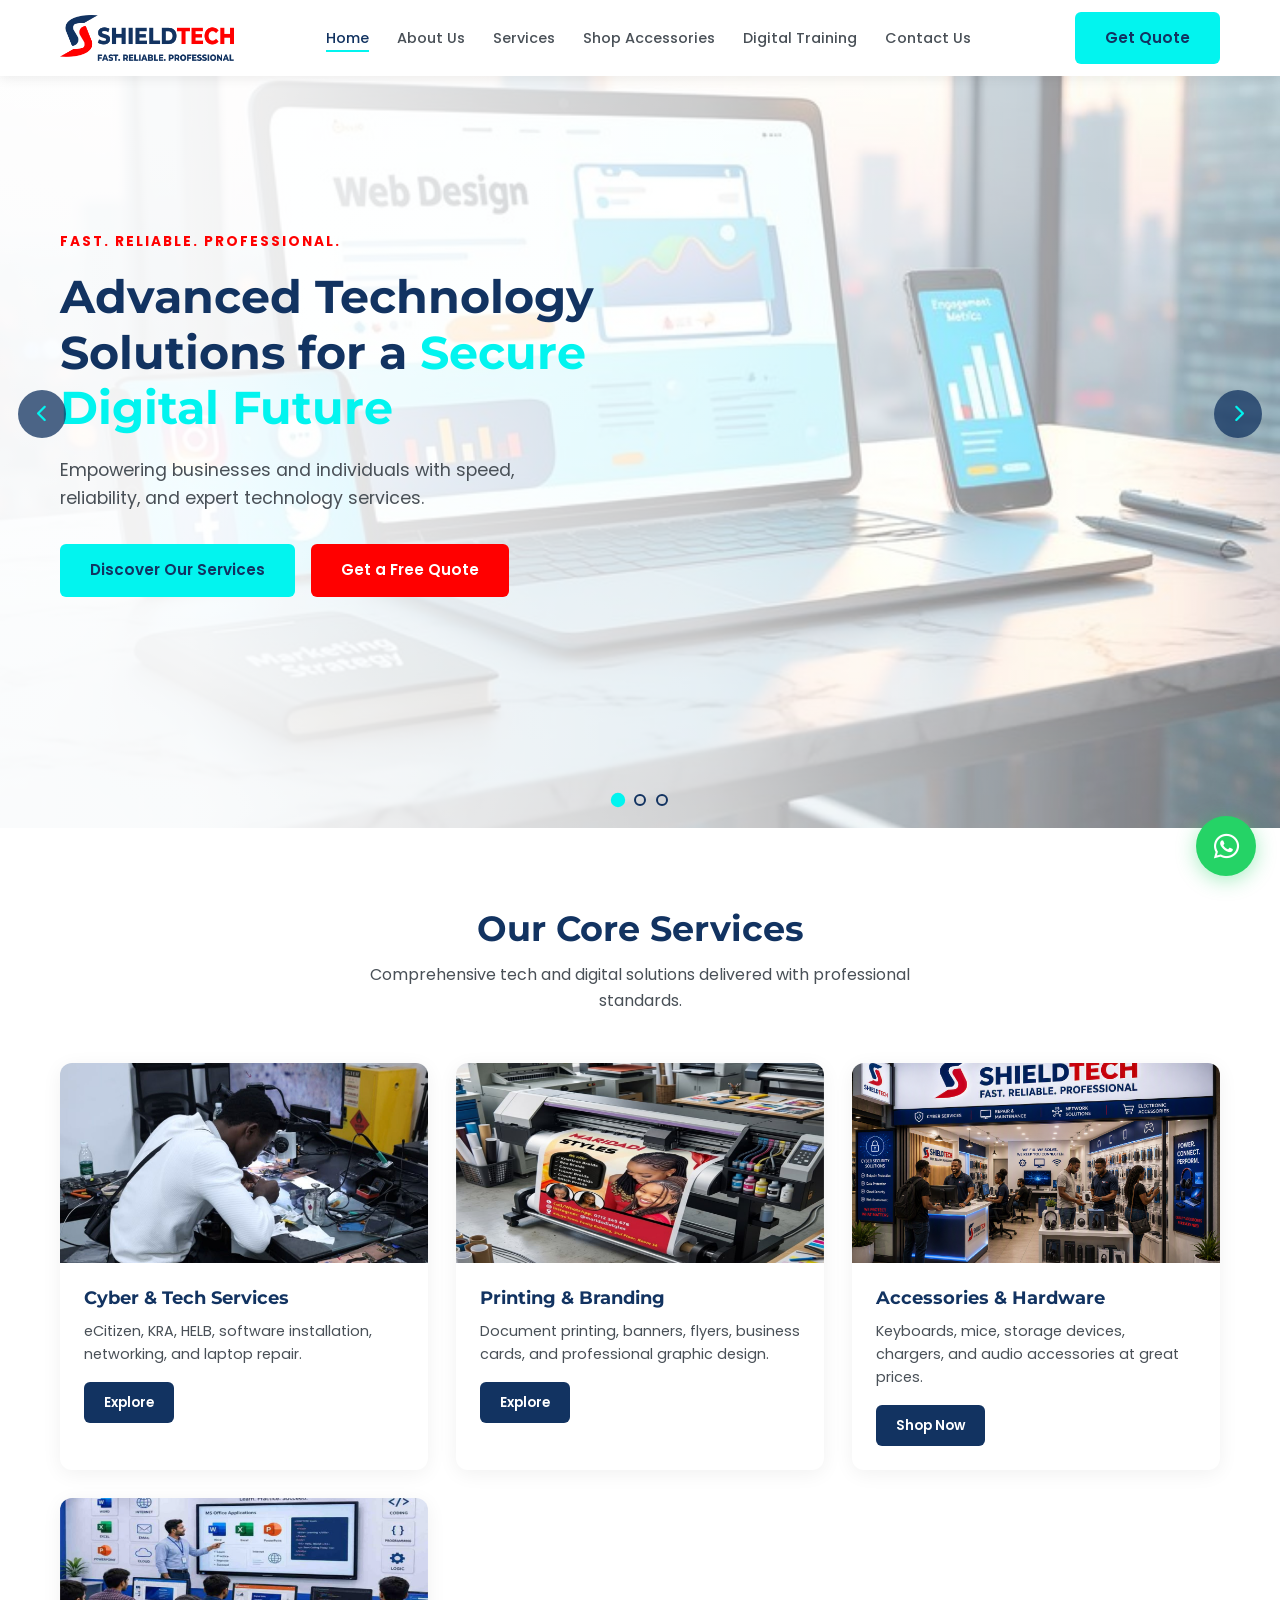
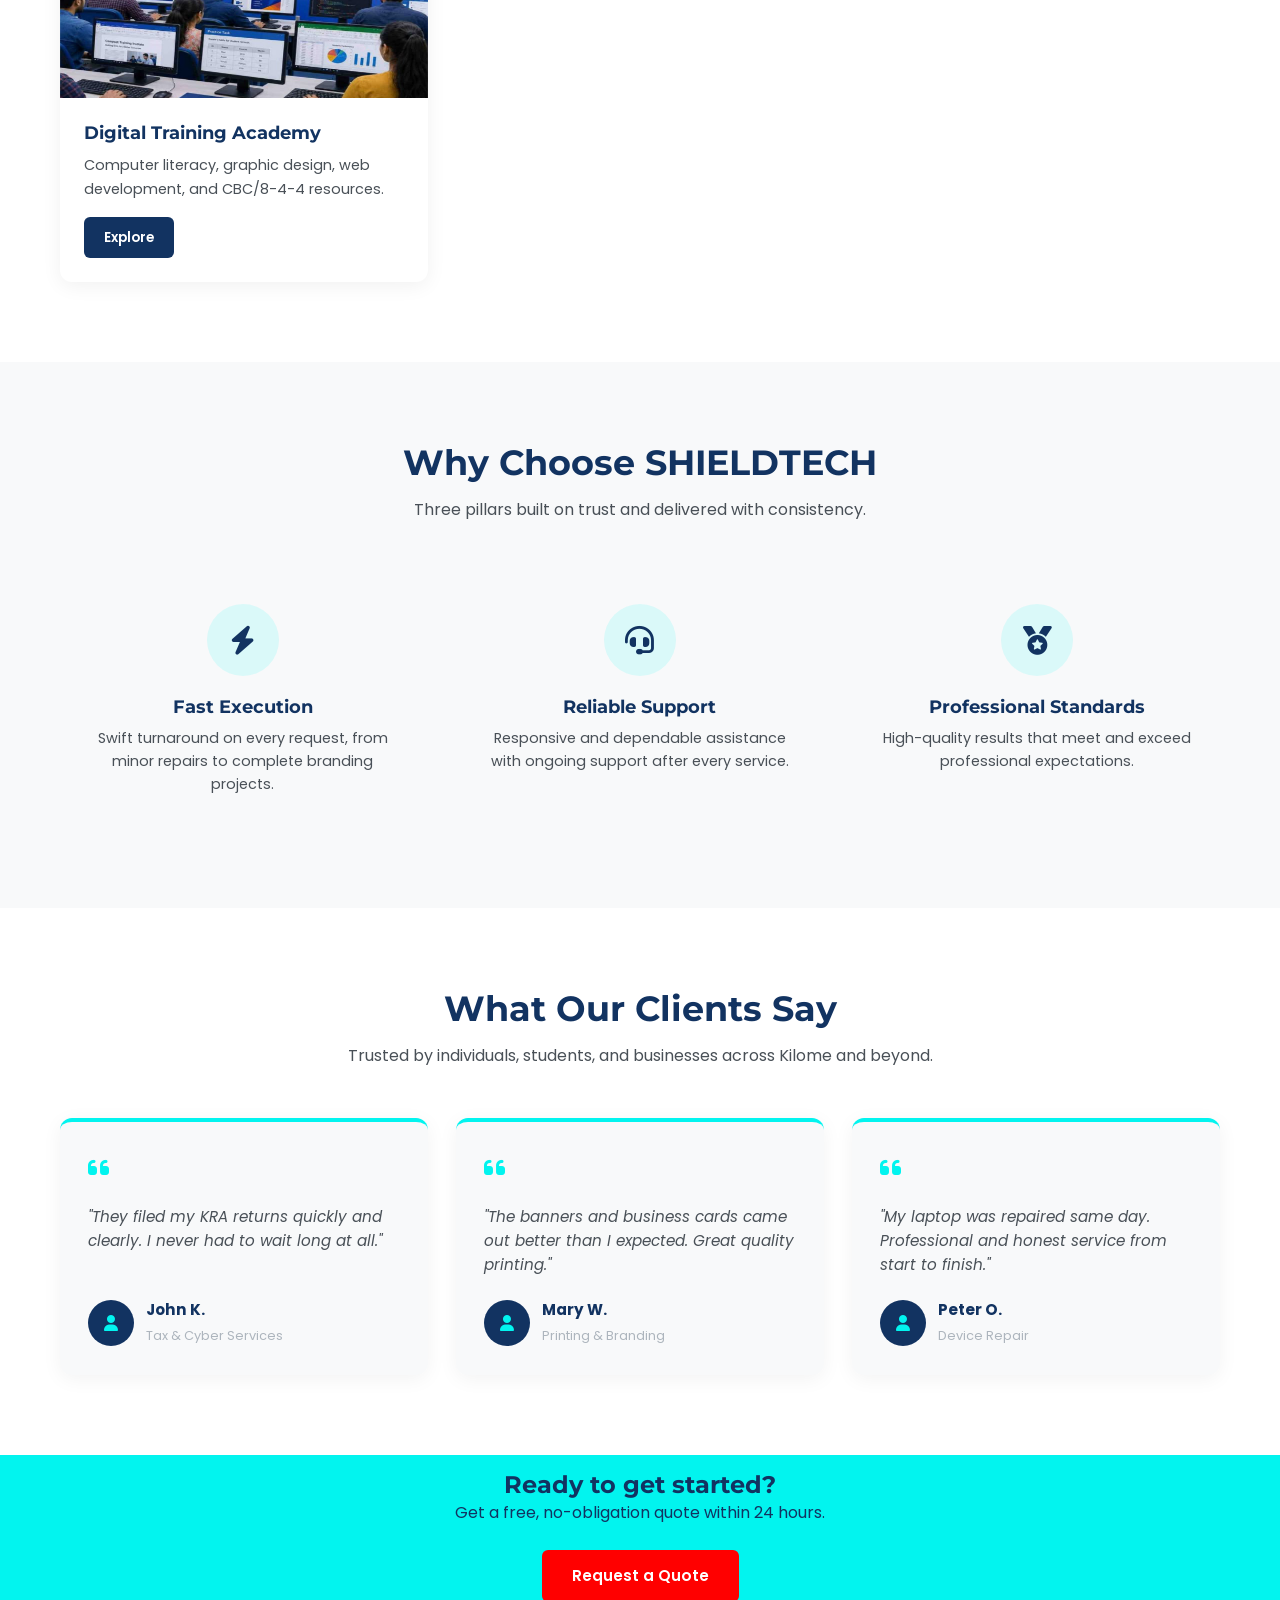
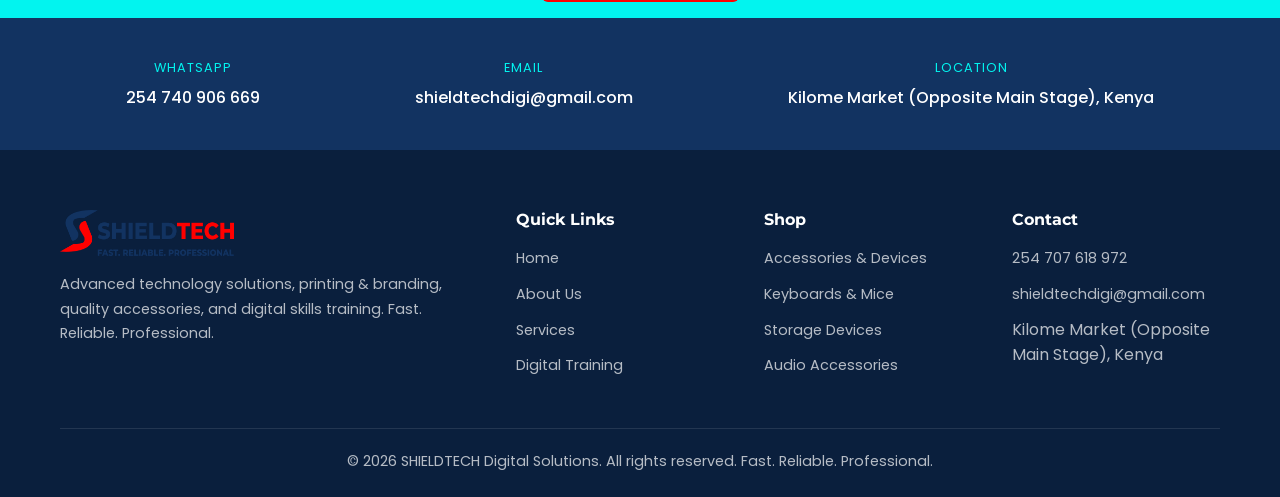
<file: index.html>
<!DOCTYPE html>
<html lang="en">
<head>
  <meta charset="UTF-8">
  <meta name="viewport" content="width=device-width, initial-scale=1.0">
  <title>SHIELDTECH | Fast. Reliable. Professional.</title>
  <meta name="description" content="Advanced technology solutions for a secure digital future. Cyber & tech services, printing & branding, accessories, and digital training in Kilome, Kenya.">
  <link rel="icon" type="image/svg+xml" href="favicon.svg">
  <script src="https://identity.netlify.com/v1/netlify-identity-widget.js"></script>
  <meta property="og:type" content="website">
  <meta property="og:site_name" content="SHIELDTECH">
  <meta property="og:title" content="SHIELDTECH | Fast. Reliable. Professional.">
  <meta property="og:description" content="Cyber & tech services, printing & branding, quality accessories, and digital skills training in Kilome, Kenya.">
  <meta property="og:locale" content="en_KE">
  <link rel="stylesheet" href="css/styles.css">
  <link rel="stylesheet" href="https://cdnjs.cloudflare.com/ajax/libs/font-awesome/6.4.0/css/all.min.css">
  <script type="application/ld+json">
  {
    "@context": "https://schema.org",
    "@type": "LocalBusiness",
    "name": "SHIELDTECH Digital Solutions",
    "description": "Advanced technology solutions, cyber & tech services, printing & branding, quality accessories, and digital skills training.",
    "slogan": "Fast. Reliable. Professional.",
    "url": "",
    "telephone": "+254740906669",
    "email": "shieldtechdigi@gmail.com",
    "address": {
      "@type": "PostalAddress",
      "streetAddress": "Kilome Market (Opposite Main Stage)",
      "addressLocality": "Kilome",
      "addressCountry": "KE"
    },
    "priceRange": "KES",
    "openingHours": "Mo-Sa 08:00-18:00"
  }
  </script>
</head>
<body>

  <!-- Header -->
  <header class="header">
    <div class="header-inner">
      <a href="index.html" class="logo" data-img-slot="logo">
        <span class="logo-text">SHIELD<span>TECH</span></span>
      </a>
      <nav>
        <ul class="nav-links">
          <li><a href="index.html" class="active">Home</a></li>
          <li><a href="about.html">About Us</a></li>
          <li><a href="services.html">Services</a></li>
          <li><a href="shop.html">Shop Accessories</a></li>
          <li><a href="training.html">Digital Training</a></li>
          <li><a href="contact.html">Contact Us</a></li>
        </ul>
      </nav>
      <a href="contact.html" class="btn btn-cyan nav-cta">Get Quote</a>
      <button class="hamburger" aria-label="Open menu">
        <span></span><span></span><span></span>
      </button>
    </div>
  </header>

  <!-- Mobile Menu -->
  <div class="mobile-menu">
    <button class="mobile-close" aria-label="Close menu">&times;</button>
    <a href="index.html">Home</a>
    <a href="about.html">About Us</a>
    <a href="services.html">Services</a>
    <a href="shop.html">Shop Accessories</a>
    <a href="training.html">Digital Training</a>
    <a href="contact.html">Contact Us</a>
    <a href="contact.html" class="btn btn-cyan">Get Quote</a>
  </div>

  <!-- Hero -->
  <section class="hero" id="hero">
    <div class="hero-slider">
      <div class="hero-slide active d1">
        <div class="hero-slide-bg" data-img-slot="hero-1"><i class="fas fa-server"></i></div>
        <div class="hero-slide-overlay"></div>
        <div class="container">
          <div class="hero-content">
            <div class="eyebrow">Fast. Reliable. Professional.</div>
            <h1>Advanced Technology Solutions for a <span>Secure Digital Future</span></h1>
            <p>Empowering businesses and individuals with speed, reliability, and expert technology services.</p>
            <div class="hero-buttons">
              <a href="services.html" class="btn btn-cyan">Discover Our Services</a>
              <a href="contact.html" class="btn btn-red">Get a Free Quote</a>
            </div>
          </div>
        </div>
      </div>
      <div class="hero-slide d2">
        <div class="hero-slide-bg" data-img-slot="hero-2"><i class="fas fa-print"></i></div>
        <div class="hero-slide-overlay"></div>
        <div class="container">
          <div class="hero-content">
            <div class="eyebrow">Printing &amp; Branding</div>
            <h1>High-Quality Printing &amp; <span>Branding That Stands Out</span></h1>
            <p>From banners and business cards to full brand identities — we bring your ideas to life.</p>
            <div class="hero-buttons">
              <a href="services.html" class="btn btn-cyan">Explore Printing</a>
              <a href="contact.html" class="btn btn-red">Get a Free Quote</a>
            </div>
          </div>
        </div>
      </div>
      <div class="hero-slide d3">
        <div class="hero-slide-bg" data-img-slot="hero-3"><i class="fas fa-graduation-cap"></i></div>
        <div class="hero-slide-overlay"></div>
        <div class="container">
          <div class="hero-content">
            <div class="eyebrow">Digital Training Academy</div>
            <h1>Empower Your Future with <span>Digital Skills</span></h1>
            <p>Enroll in the SHIELDTECH Training Academy — computer literacy, design, web &amp; AI courses.</p>
            <div class="hero-buttons">
              <a href="training.html" class="btn btn-cyan">Join the Academy</a>
              <a href="contact.html" class="btn btn-red">Get a Free Quote</a>
            </div>
          </div>
        </div>
      </div>
    </div>
    <button class="hero-arrow prev" aria-label="Previous slide"><i class="fas fa-chevron-left"></i></button>
    <button class="hero-arrow next" aria-label="Next slide"><i class="fas fa-chevron-right"></i></button>
    <div class="hero-dots"></div>
  </section>

  <!-- Core Services Grid -->
  <section>
    <div class="container">
      <div class="section-header">
        <h2>Our Core Services</h2>
        <p>Comprehensive tech and digital solutions delivered with professional standards.</p>
      </div>
      <div class="cards-grid">
        <div class="card">
          <div class="card-img" data-img-slot="home-cyber"><i class="fas fa-shield-halved"></i></div>
          <div class="card-body">
            <h3>Cyber & Tech Services</h3>
            <p>eCitizen, KRA, HELB, software installation, networking, and laptop repair.</p>
            <a href="services.html" class="btn btn-navy btn-sm">Explore</a>
          </div>
        </div>
        <div class="card">
          <div class="card-img" data-img-slot="home-printing"><i class="fas fa-print"></i></div>
          <div class="card-body">
            <h3>Printing & Branding</h3>
            <p>Document printing, banners, flyers, business cards, and professional graphic design.</p>
            <a href="services.html" class="btn btn-navy btn-sm">Explore</a>
          </div>
        </div>
        <div class="card">
          <div class="card-img" data-img-slot="home-shop"><i class="fas fa-microchip"></i></div>
          <div class="card-body">
            <h3>Accessories & Hardware</h3>
            <p>Keyboards, mice, storage devices, chargers, and audio accessories at great prices.</p>
            <a href="shop.html" class="btn btn-navy btn-sm">Shop Now</a>
          </div>
        </div>
        <div class="card">
          <div class="card-img" data-img-slot="home-training"><i class="fas fa-graduation-cap"></i></div>
          <div class="card-body">
            <h3>Digital Training Academy</h3>
            <p>Computer literacy, graphic design, web development, and CBC/8-4-4 resources.</p>
            <a href="training.html" class="btn btn-navy btn-sm">Explore</a>
          </div>
        </div>
      </div>
    </div>
  </section>

  <!-- Why Choose Us -->
  <section style="background: var(--off-white);">
    <div class="container">
      <div class="section-header">
        <h2>Why Choose SHIELDTECH</h2>
        <p>Three pillars built on trust and delivered with consistency.</p>
      </div>
      <div class="pillars-grid">
        <div class="pillar">
          <div class="pillar-icon"><i class="fas fa-bolt"></i></div>
          <h3>Fast Execution</h3>
          <p>Swift turnaround on every request, from minor repairs to complete branding projects.</p>
        </div>
        <div class="pillar">
          <div class="pillar-icon"><i class="fas fa-headset"></i></div>
          <h3>Reliable Support</h3>
          <p>Responsive and dependable assistance with ongoing support after every service.</p>
        </div>
        <div class="pillar">
          <div class="pillar-icon"><i class="fas fa-medal"></i></div>
          <h3>Professional Standards</h3>
          <p>High-quality results that meet and exceed professional expectations.</p>
        </div>
      </div>
    </div>
  </section>

  <!-- Testimonials -->
  <section>
    <div class="container">
      <div class="section-header">
        <h2>What Our Clients Say</h2>
        <p>Trusted by individuals, students, and businesses across Kilome and beyond.</p>
      </div>
      <div class="testimonial-grid">
        <div class="testimonial">
          <div class="testimonial-quote"><i class="fas fa-quote-left"></i></div>
          <p>"They filed my KRA returns quickly and clearly. I never had to wait long at all."</p>
          <div class="testimonial-author">
            <div class="testimonial-avatar"><i class="fas fa-user"></i></div>
            <div>
              <strong>John K.</strong>
              <span>Tax &amp; Cyber Services</span>
            </div>
          </div>
        </div>
        <div class="testimonial">
          <div class="testimonial-quote"><i class="fas fa-quote-left"></i></div>
          <p>"The banners and business cards came out better than I expected. Great quality printing."</p>
          <div class="testimonial-author">
            <div class="testimonial-avatar"><i class="fas fa-user"></i></div>
            <div>
              <strong>Mary W.</strong>
              <span>Printing &amp; Branding</span>
            </div>
          </div>
        </div>
        <div class="testimonial">
          <div class="testimonial-quote"><i class="fas fa-quote-left"></i></div>
          <p>"My laptop was repaired same day. Professional and honest service from start to finish."</p>
          <div class="testimonial-author">
            <div class="testimonial-avatar"><i class="fas fa-user"></i></div>
            <div>
              <strong>Peter O.</strong>
              <span>Device Repair</span>
            </div>
          </div>
        </div>
      </div>
    </div>
  </section>

  <!-- Quote CTA banner -->
  <section class="section-cyan">
    <div class="container">
      <h2>Ready to get started?</h2>
      <p style="margin-bottom: 24px;">Get a free, no-obligation quote within 24 hours.</p>
      <a href="contact.html" class="btn btn-red">Request a Quote</a>
    </div>
  </section>

  <!-- Contact Strip -->
  <div class="contact-strip">
    <div class="container contact-strip-inner">
      <div class="contact-item">
        <div class="label">WhatsApp</div>
        <div class="value" data-contact="whatsapp-display">254 707 618 972</div>
      </div>
      <div class="contact-item">
        <div class="label">Email</div>
        <div class="value" data-contact="email">shieldtechdigi@gmail.com</div>
      </div>
      <div class="contact-item">
        <div class="label">Location</div>
        <div class="value" data-contact="location">Kilome Market (Opposite Main Stage), Kenya</div>
      </div>
    </div>
  </div>

  <!-- Footer -->
  <footer class="footer">
    <div class="container">
      <div class="footer-grid">
        <div>
          <a href="index.html" class="logo" data-img-slot="logo">
            <span class="logo-text" style="color:var(--white);">SHIELD<span style="color:var(--cyan);">TECH</span></span>
          </a>
          <p style="margin-top:16px;">Advanced technology solutions, printing &amp; branding, quality accessories, and digital skills training. Fast. Reliable. Professional.</p>
        </div>
        <div>
          <h4>Quick Links</h4>
          <ul>
            <li><a href="index.html">Home</a></li>
            <li><a href="about.html">About Us</a></li>
            <li><a href="services.html">Services</a></li>
            <li><a href="training.html">Digital Training</a></li>
          </ul>
        </div>
        <div>
          <h4>Shop</h4>
          <ul>
            <li><a href="shop.html">Accessories &amp; Devices</a></li>
            <li><a href="shop.html">Keyboards &amp; Mice</a></li>
            <li><a href="shop.html">Storage Devices</a></li>
            <li><a href="shop.html">Audio Accessories</a></li>
          </ul>
        </div>
        <div>
          <h4>Contact</h4>
          <ul>
            <li><a href="https://wa.me/254740906669" data-contact="whatsapp">254 707 618 972</a></li>
            <li><a href="mailto:shieldtechdigi@gmail.com" data-contact="email-link">shieldtechdigi@gmail.com</a></li>
            <li data-contact="location">Kilome Market (Opposite Main Stage), Kenya</li>
          </ul>
        </div>
      </div>
      <div class="footer-bottom">
        <p>&copy; 2026 SHIELDTECH Digital Solutions. All rights reserved. Fast. Reliable. Professional.</p>
      </div>
    </div>
  </footer>

  <!-- WhatsApp Float -->
  <a href="https://wa.me/254740906669" target="_blank" rel="noopener" class="whatsapp-float" id="whatsapp-btn" data-contact="whatsapp" aria-label="Chat on WhatsApp">
    <i class="fab fa-whatsapp"></i>
  </a>

  <script src="js/images.js"></script>
  <script src="js/contacts.js"></script>
  <script src="js/script.js"></script>
</body>
</html>
</file>
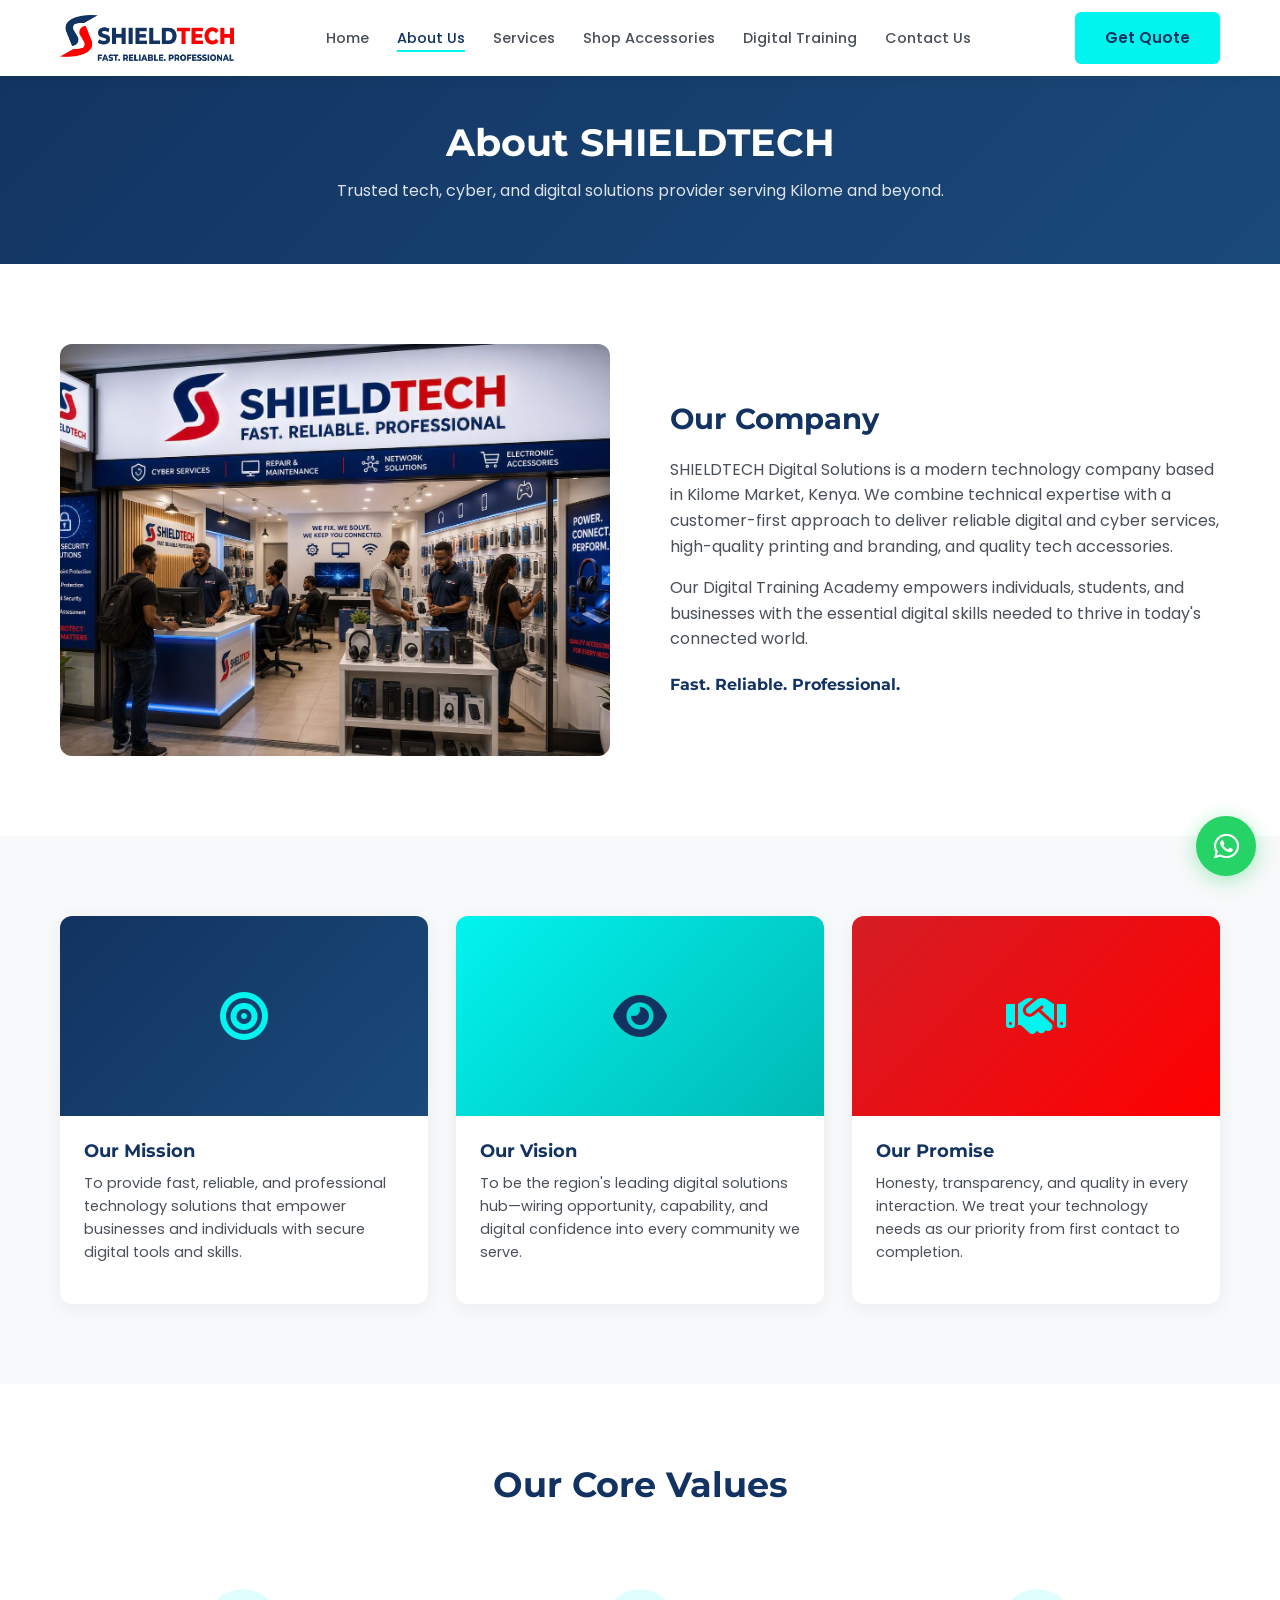
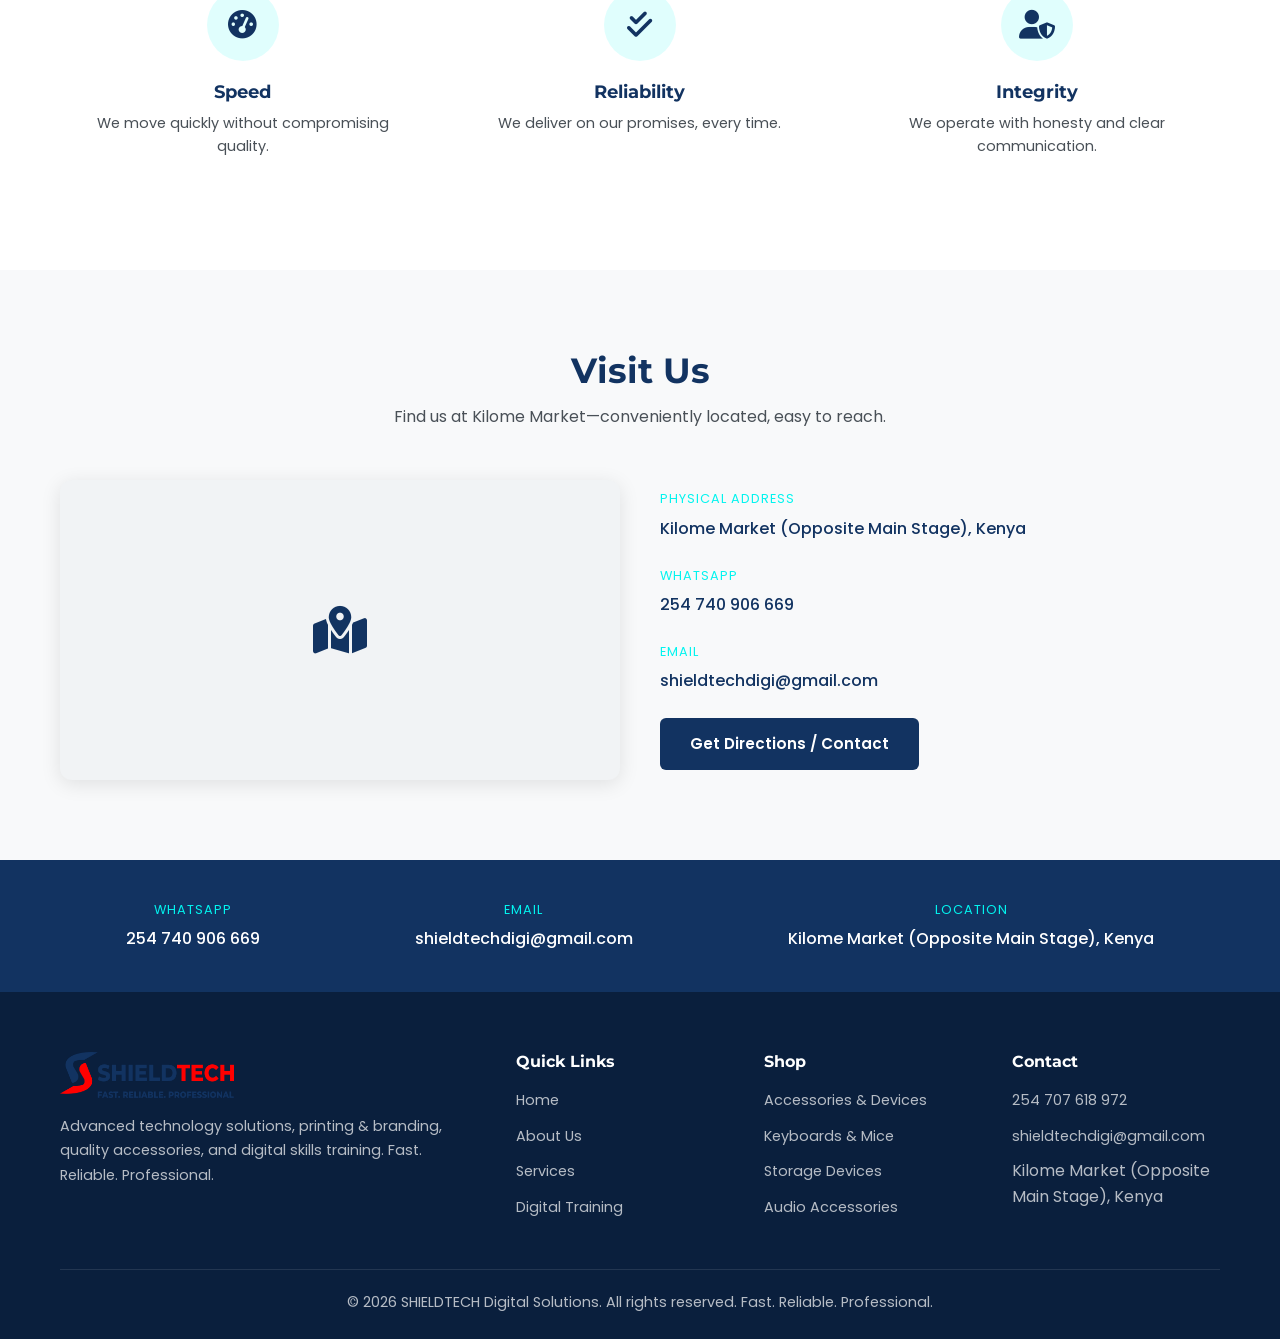
<file: about.html>
<!DOCTYPE html>
<html lang="en">
<head>
  <meta charset="UTF-8">
  <meta name="viewport" content="width=device-width, initial-scale=1.0">
  <title>About Us | SHIELDTECH</title>
  <meta name="description" content="Learn about SHIELDTECH - our company profile, values, mission, and location in Kilome, Kenya.">
  <link rel="icon" type="image/svg+xml" href="favicon.svg">
  <meta property="og:type" content="website">
  <meta property="og:site_name" content="SHIELDTECH">
  <meta property="og:title" content="About Us | SHIELDTECH">
  <meta property="og:description" content="Trusted tech, cyber, and digital solutions provider serving Kilome and beyond.">
  <meta property="og:locale" content="en_KE">
  <link rel="stylesheet" href="css/styles.css">
  <link rel="stylesheet" href="https://cdnjs.cloudflare.com/ajax/libs/font-awesome/6.4.0/css/all.min.css">
</head>
<body>

  <header class="header">
    <div class="header-inner">
      <a href="index.html" class="logo" data-img-slot="logo"><span class="logo-text">SHIELD<span>TECH</span></span></a>
      <nav>
        <ul class="nav-links">
          <li><a href="index.html">Home</a></li>
          <li><a href="about.html" class="active">About Us</a></li>
          <li><a href="services.html">Services</a></li>
          <li><a href="shop.html">Shop Accessories</a></li>
          <li><a href="training.html">Digital Training</a></li>
          <li><a href="contact.html">Contact Us</a></li>
        </ul>
      </nav>
      <a href="contact.html" class="btn btn-cyan nav-cta">Get Quote</a>
      <button class="hamburger" aria-label="Open menu"><span></span><span></span><span></span></button>
    </div>
  </header>

  <div class="mobile-menu">
    <button class="mobile-close" aria-label="Close menu">&times;</button>
    <a href="index.html">Home</a>
    <a href="about.html">About Us</a>
    <a href="services.html">Services</a>
    <a href="shop.html">Shop Accessories</a>
    <a href="training.html">Digital Training</a>
    <a href="contact.html">Contact Us</a>
    <a href="contact.html" class="btn btn-cyan">Get Quote</a>
  </div>

  <!-- Page Header -->
  <section style="background: linear-gradient(135deg, var(--navy), #1a4a7a); padding: 120px 0 60px; text-align: center; color: var(--white);">
    <div class="container">
      <h1 style="color: var(--white); font-size: 2.4rem;">About SHIELDTECH</h1>
      <p style="margin-top: 12px; opacity: .85;">Trusted tech, cyber, and digital solutions provider serving Kilome and beyond.</p>
    </div>
  </section>

  <!-- Company Profile -->
  <section>
    <div class="container">
      <div style="display:grid; grid-template-columns: 1fr 1fr; gap: 60px; align-items:center;">
        <div>
          <div data-img-slot="about-company" style="aspect-ratio:4/3; border-radius:12px; background:linear-gradient(135deg, var(--cyan), #01b8b4); display:flex; align-items:center; justify-content:center; color:var(--navy); font-size:4rem;">
            <i class="fas fa-building-shield"></i>
          </div>
        </div>
        <div>
          <h2 style="font-size:1.8rem; margin-bottom:20px;">Our Company</h2>
          <p style="color:var(--gray-700); margin-bottom:16px;">
            SHIELDTECH Digital Solutions is a modern technology company based in Kilome Market, Kenya. We combine technical expertise with a customer-first approach to deliver reliable digital and cyber services, high-quality printing and branding, and quality tech accessories.
          </p>
          <p style="color:var(--gray-700); margin-bottom:20px;">
            Our Digital Training Academy empowers individuals, students, and businesses with the essential digital skills needed to thrive in today's connected world.
          </p>
          <p style="font-family:'Montserrat',sans-serif; font-weight:700; color:var(--navy);">Fast. Reliable. Professional.</p>
        </div>
      </div>
    </div>
  </section>

  <!-- Mission & Vision -->
  <section style="background: var(--off-white);">
    <div class="container">
      <div class="cards-grid">
        <div class="card">
          <div class="card-img" style="background:linear-gradient(135deg, var(--navy), #1a4a7a);"><i class="fas fa-bullseye"></i></div>
          <div class="card-body">
            <h3>Our Mission</h3>
            <p>To provide fast, reliable, and professional technology solutions that empower businesses and individuals with secure digital tools and skills.</p>
          </div>
        </div>
        <div class="card">
          <div class="card-img" style="background:linear-gradient(135deg, var(--cyan), #01b8b4); color:var(--navy);"><i class="fas fa-eye"></i></div>
          <div class="card-body">
            <h3>Our Vision</h3>
            <p>To be the region's leading digital solutions hub—wiring opportunity, capability, and digital confidence into every community we serve.</p>
          </div>
        </div>
        <div class="card">
          <div class="card-img" style="background:linear-gradient(135deg, var(--red-dark), var(--red));"><i class="fas fa-handshake"></i></div>
          <div class="card-body">
            <h3>Our Promise</h3>
            <p>Honesty, transparency, and quality in every interaction. We treat your technology needs as our priority from first contact to completion.</p>
          </div>
        </div>
      </div>
    </div>
  </section>

  <!-- Values -->
  <section>
    <div class="container">
      <div class="section-header">
        <h2>Our Core Values</h2>
      </div>
      <div class="pillars-grid">
        <div class="pillar">
          <div class="pillar-icon"><i class="fas fa-gauge-high"></i></div>
          <h3>Speed</h3>
          <p>We move quickly without compromising quality.</p>
        </div>
        <div class="pillar">
          <div class="pillar-icon"><i class="fas fa-check-double"></i></div>
          <h3>Reliability</h3>
          <p>We deliver on our promises, every time.</p>
        </div>
        <div class="pillar">
          <div class="pillar-icon"><i class="fas fa-user-shield"></i></div>
          <h3>Integrity</h3>
          <p>We operate with honesty and clear communication.</p>
        </div>
      </div>
    </div>
  </section>

  <!-- Location -->
  <section style="background: var(--off-white);">
    <div class="container">
      <div class="section-header">
        <h2>Visit Us</h2>
        <p>Find us at Kilome Market—conveniently located, easy to reach.</p>
      </div>
      <div style="display:grid; grid-template-columns: 1fr 1fr; gap: 40px; align-items:center;">
        <div>
          <div style="border-radius:12px; overflow:hidden; box-shadow:0 4px 20px rgba(0,0,0,.1); background:var(--gray-100); height:300px; display:flex; align-items:center; justify-content:center;">
            <i class="fas fa-map-location-dot" style="font-size:3rem; color:var(--navy);"></i>
          </div>
        </div>
        <div class="contact-strip-inner" style="flex-direction:column; align-items:flex-start;">
          <div class="contact-item" style="text-align:left;">
            <div class="label" style="color:var(--cyan);">Physical Address</div>
            <div class="value" style="color:var(--navy);" data-contact="location">Kilome Market (Opposite Main Stage), Kilome, Kenya</div>
          </div>
          <div class="contact-item" style="text-align:left;">
            <div class="label" style="color:var(--cyan);">WhatsApp</div>
            <div class="value" style="color:var(--navy);" data-contact="whatsapp-display">254 707 618 972</div>
          </div>
          <div class="contact-item" style="text-align:left;">
            <div class="label" style="color:var(--cyan);">Email</div>
            <div class="value" style="color:var(--navy);" data-contact="email">shieldtechdigi@gmail.com</div>
          </div>
          <a href="contact.html" class="btn btn-navy">Get Directions / Contact</a>
        </div>
      </div>
    </div>
  </section>

  <div class="contact-strip">
    <div class="container contact-strip-inner">
      <div class="contact-item"><div class="label">WhatsApp</div><div class="value" data-contact="whatsapp-display">254 707 618 972</div></div>
      <div class="contact-item"><div class="label">Email</div><div class="value" data-contact="email">shieldtechdigi@gmail.com</div></div>
      <div class="contact-item"><div class="label">Location</div><div class="value" data-contact="location">Kilome Market (Opposite Main Stage), Kenya</div></div>
    </div>
  </div>

  <footer class="footer">
    <div class="container">
      <div class="footer-grid">
        <div>
          <a href="index.html" class="logo" data-img-slot="logo"><span class="logo-text" style="color:var(--white);">SHIELD<span style="color:var(--cyan);">TECH</span></span></a>
          <p style="margin-top:16px;">Advanced technology solutions, printing &amp; branding, quality accessories, and digital skills training. Fast. Reliable. Professional.</p>
        </div>
        <div><h4>Quick Links</h4><ul><li><a href="index.html">Home</a></li><li><a href="about.html">About Us</a></li><li><a href="services.html">Services</a></li><li><a href="training.html">Digital Training</a></li></ul></div>
        <div><h4>Shop</h4><ul><li><a href="shop.html">Accessories &amp; Devices</a></li><li><a href="shop.html">Keyboards &amp; Mice</a></li><li><a href="shop.html">Storage Devices</a></li><li><a href="shop.html">Audio Accessories</a></li></ul></div>
        <div><h4>Contact</h4><ul><li><a href="https://wa.me/254740906669" data-contact="whatsapp">254 707 618 972</a></li><li><a href="mailto:shieldtechdigi@gmail.com" data-contact="email-link">shieldtechdigi@gmail.com</a></li><li data-contact="location">Kilome Market (Opposite Main Stage), Kenya</li></ul></div>
      </div>
      <div class="footer-bottom"><p>&copy; 2026 SHIELDTECH Digital Solutions. All rights reserved. Fast. Reliable. Professional.</p></div>
    </div>
  </footer>

  <a href="https://wa.me/254740906669" target="_blank" rel="noopener" class="whatsapp-float" id="whatsapp-btn" data-contact="whatsapp" aria-label="Chat on WhatsApp"><i class="fab fa-whatsapp"></i></a>

  <script src="js/images.js"></script>
  <script src="js/contacts.js"></script>
  <script src="js/script.js"></script>
</body>
</html>
</file>
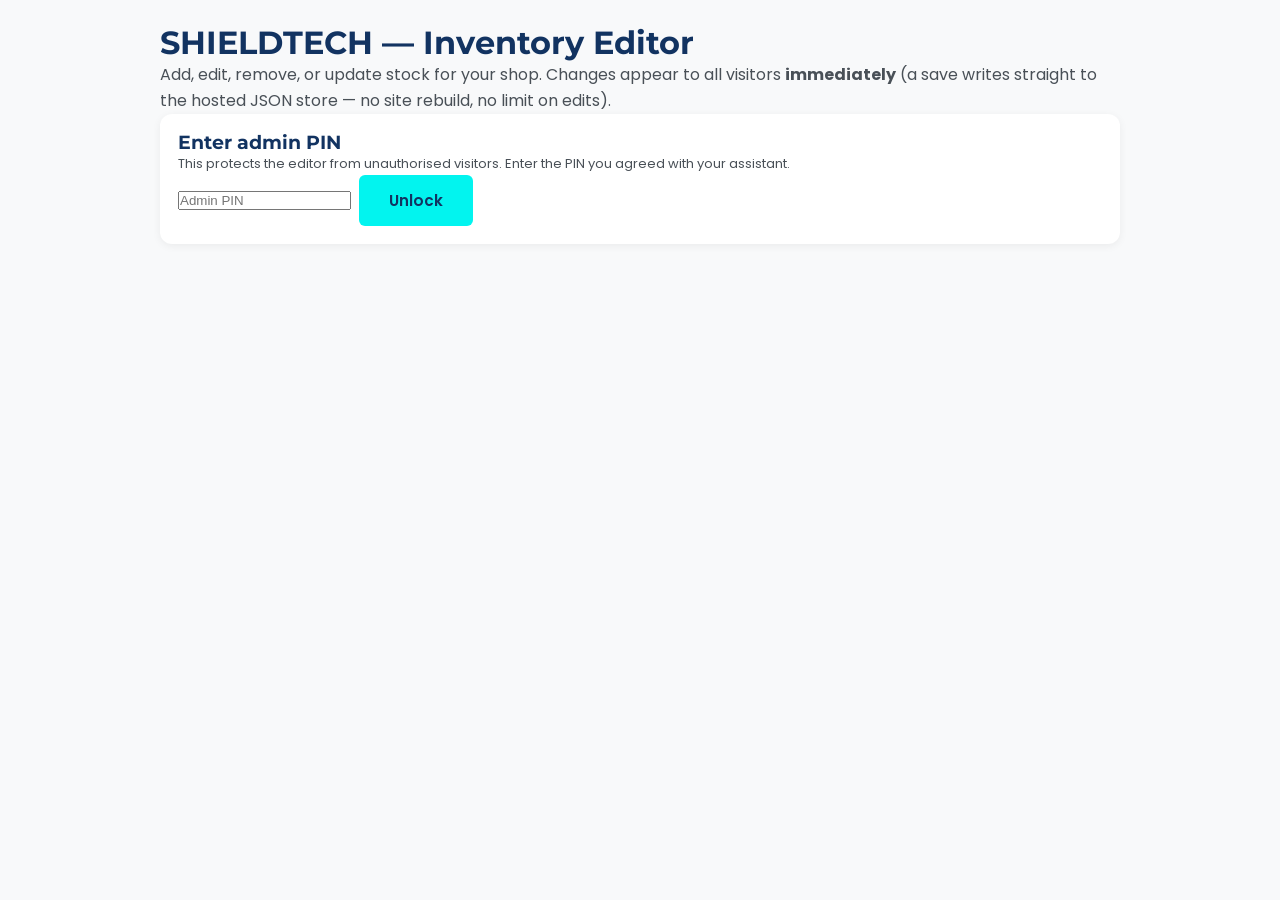
<file: admin-inventory.html>
<!DOCTYPE html>
<html lang="en">
<head>
  <meta charset="UTF-8">
  <meta name="viewport" content="width=device-width, initial-scale=1.0">
  <meta name="robots" content="noindex, nofollow">
  <title>SHIELDTECH — Inventory Editor</title>
  <link rel="icon" type="image/svg+xml" href="favicon.svg">
  <link rel="stylesheet" href="css/styles.css">
  <link rel="stylesheet" href="https://cdnjs.cloudflare.com/ajax/libs/font-awesome/6.4.0/css/all.min.css">
  <style>
    body { font-family: 'Poppins', sans-serif; background: var(--off-white); color: var(--gray-700); padding: 24px; }
    .wrap { max-width: 960px; margin: 0 auto; }
    h1 { color: var(--navy); }
    .card { background: #fff; border-radius: 12px; padding: 18px; margin-bottom: 16px; box-shadow: 0 2px 8px rgba(0,0,0,.06); }
    .grid { display: grid; grid-template-columns: repeat(auto-fill,minmax(280px,1fr)); gap: 16px; }
    .field { display: flex; flex-direction: column; gap: 4px; margin-bottom: 10px; }
    .field label { font-size: 12px; font-weight: 600; color: var(--gray-500); text-transform: uppercase; }
    .field input, .field select, .field textarea {
      border: 1px solid #ddd; border-radius: 8px; padding: 8px 10px; font: inherit; font-size: 14px;
    }
    .row { display: flex; gap: 8px; align-items: center; flex-wrap: wrap; }
    .btn { cursor: pointer; }
    .btn-danger { background: #c0392b; color: #fff; }
    .btn-ghost { background: transparent; color: var(--navy); border: 1px solid var(--navy); }
    .status { padding: 8px 12px; border-radius: 8px; margin: 10px 0; font-size: 14px; }
    .status.ok { background: #d4edda; color: #155724; }
    .status.err { background: #f8d7da; color: #721c24; }
    .status.info { background: #d1ecf1; color: #0c5460; }
    .key-box { background:#fff3cd; border:1px solid #ffeeba; padding:12px 14px; border-radius:8px; margin-bottom:16px; font-size:13px; }
    .key-box input { width: 100%; max-width: 420px; margin-top:6px; font-family: monospace; }
    .hide { display: none; }
    .empty { text-align:center; color: var(--gray-500); padding: 30px 0; }
  </style>
</head>
<body>
  <div class="wrap">
    <h1>SHIELDTECH — Inventory Editor</h1>
    <p>Add, edit, remove, or update stock for your shop. Changes appear to
       all visitors <strong>immediately</strong> (a save writes straight to
       the hosted JSON store — no site rebuild, no limit on edits).</p>

    <div id="gate" class="card">
      <h3>Enter admin PIN</h3>
      <p style="font-size:13px;">This protects the editor from unauthorised visitors.
         Enter the PIN you agreed with your assistant.</p>
      <div class="row">
        <input type="password" id="pin-input" placeholder="Admin PIN" style="max-width:200px;">
        <button class="btn btn-cyan" id="pin-btn" type="button">Unlock</button>
      </div>
    </div>

    <div id="panel" class="hide">

      <div class="key-box">
        <strong>JSONBin Master Key</strong>
        <p style="margin:4px 0;font-size:12px;">Enter your JSONBin X-Master-Key to enable saving.
           It is used only in this browser session and is <em>never</em> saved to a file or the site.
           Leave blank if you only want to view products.</p>
        <input type="password" id="master-key" placeholder="Paste X-Master-Key here (read-only updates shown without it)" disabled>
      </div>

      <div id="status" class="status info hide"></div>

      <div class="row" style="margin-bottom:16px;">
        <button class="btn btn-cyan" id="add-btn" type="button">+ Add product</button>
        <button class="btn btn-navy" id="save-btn" type="button">💾 Save all changes</button>
        <button class="btn btn-ghost" id="reload-btn" type="button">↻ Reload from store</button>
      </div>

      <div id="list"></div>

      <hr style="border:none;border-top:2px solid var(--cyan);margin:30px 0 24px;">

      <h2 style="color:var(--navy);">Images for all pages</h2>
      <p style="font-size:14px;max-width:760px;">Replace the photos used on the
         home, services, shop, training and about pages. Uploads below create a
         <strong>preview override saved in this browser</strong>. To make a change
         every visitor sees, replace the matching file under the <code>img/</code>
         folder (listings show each file's path). Click <strong>Reset to default</strong>
         to restore the original file.</p>
      <div id="image-manager"></div>

      <hr style="border:none;border-top:2px solid var(--cyan);margin:30px 0 24px;">

      <h2 style="color:var(--navy);">Contact details</h2>
      <p style="font-size:14px;max-width:760px;">Phone, WhatsApp, email and
         location shown across every page. Saving writes to a hosted JSON store
         and updates the live site immediately. Your JSONBin master key (above)
         is required the first time to create the store.</p>
      <div class="grid">
        <div class="field"><label>Phone</label><input id="c-phone" data-c="phone"></div>
        <div class="field"><label>WhatsApp number (digits only, e.g. 254740906669)</label><input id="c-whatsapp" data-c="whatsapp"></div>
        <div class="field"><label>Email</label><input id="c-email" data-c="email"></div>
        <div class="field"><label>Location</label><input id="c-location" data-c="location"></div>
      </div>
      <div class="row">
        <button class="btn btn-cyan" id="contacts-save" type="button">💾 Save contact details</button>
        <button class="btn btn-ghost" id="contacts-load" type="button">↻ Load current</button>
      </div>
      <div id="contact-status" class="status info hide"></div>
      <div id="contacts-binid" class="key-box hide"></div>
    </div>
  </div>

  <script src="js/shop-data.js"></script>
  <script src="js/images.js"></script>
  <script src="js/script.js"></script>
  <script>
  (function () {
    var cfg = window.SHIELDTECH_DATA || {};
    var BIN_ID = cfg.binId;
    var BIN_URL = BIN_ID ? ('https://api.jsonbin.io/v3/b/' + BIN_ID + '/latest') : null;

    var ADMIN_PIN = 'shieldtech2026'; // change this to your own secret PIN

    var products = [];

    var gate = document.getElementById('gate');
    var panel = document.getElementById('panel');
    var pinInput = document.getElementById('pin-input');
    var pinBtn = document.getElementById('pin-btn');
    var list = document.getElementById('list');
    var statusEl = document.getElementById('status');
    var masterKey = document.getElementById('master-key');
    var addBtn = document.getElementById('add-btn');
    var saveBtn = document.getElementById('save-btn');
    var reloadBtn = document.getElementById('reload-btn');

    function showStatus(msg, type) {
      statusEl.textContent = msg;
      statusEl.className = 'status ' + (type || 'info');
      statusEl.classList.remove('hide');
    }
    function clearStatus() { statusEl.classList.add('hide'); }

    function esc(s) {
      return String(s == null ? '' : s).replace(/&/g,'&amp;').replace(/</g,'&lt;')
        .replace(/>/g,'&gt;').replace(/"/g,'&quot;');
    }

    function catLabels() { return ['keyboards','storage','power','audio']; }
    function catLabel(c) { return (c || '').replace(/-/g,' ').replace(/\b\w/g,function(m){return m.toUpperCase();}); }

    // ---- PIN gate ----
    function unlock() {
      if (pinInput.value.trim() === ADMIN_PIN) {
        gate.classList.add('hide');
        panel.classList.remove('hide');
        masterKey.disabled = false;
        loadProducts();
      } else {
        showStatus('Incorrect PIN.', 'err');
      }
    }
    pinBtn.addEventListener('click', unlock);
    pinInput.addEventListener('keydown', function (e) { if (e.key === 'Enter') unlock(); });

    // ---- Load ----
    function loadProducts() {
      if (!BIN_URL) {
        showStatus('No JSONBin bin configured yet. Set binId in js/shop-data.js.', 'err');
        return;
      }
      showStatus('Loading products…', 'info');
      fetch(BIN_URL)
        .then(function (r) { if (!r.ok) throw new Error('HTTP ' + r.status); return r.json(); })
        .then(function (data) {
          var record = data.record || data;
          products = (record && record.products) || [];
          renderList();
          showStatus('Loaded ' + products.length + ' product(s).', 'ok');
        })
        .catch(function (e) {
          showStatus('Could not load products: ' + e.message, 'err');
        });
    }
    reloadBtn.addEventListener('click', loadProducts);

    // ---- Render ----
    function renderList() {
      list.innerHTML = '';
      if (!products.length) {
        list.innerHTML = '<div class="empty">No products. Click "Add product" to create one.</div>';
        return;
      }
      products.forEach(function (p, i) {
        var card = document.createElement('div');
        card.className = 'card';
        card.innerHTML =
          '<div class="row" style="justify-content:space-between;">' +
            '<h3 style="margin:0;color:var(--navy);">Product #' + (i + 1) + '</h3>' +
            '<button type="button" class="btn btn-danger" data-del="' + i + '">Remove</button>' +
          '</div>' +
          '<div class="grid">' +
            '<div class="field"><label>Name</label><input data-k="name" value="' + esc(p.name) + '"></div>' +
            '<div class="field"><label>Slug (no spaces)</label><input data-k="slug" value="' + esc(p.slug) + '"></div>' +
          '</div>' +
          '<div class="grid">' +
            '<div class="field"><label>Category</label><select data-k="category">' + categoryOptions(p.category) + '</select></div>' +
            '<div class="field"><label>Price</label><input data-k="price" value="' + esc(p.price) + '"></div>' +
            '<div class="field"><label>Status</label><select data-k="stock">' +
              '<option value="in-stock"' + (p.stock === 'in-stock' ? ' selected' : '') + '>In stock</option>' +
              '<option value="out-of-stock"' + (p.stock !== 'in-stock' ? ' selected' : '') + '>Out of stock</option>' +
            '</select></div>' +
          '</div>' +
          '<div class="field"><label>Image URL (optional)</label><input data-k="image" value="' + esc(p.image) + '"></div>' +
          '<div class="field"><label>Description</label><textarea data-k="description" rows="2">' + esc(p.description) + '</textarea></div>';

        card.querySelector('[data-del]').addEventListener('click', function () {
          products.splice(i, 1);
          renderList();
        });
        card.querySelectorAll('[data-k]').forEach(function (el) {
          el.addEventListener('input', function () {
            var key = el.getAttribute('data-k');
            products[i][key] = key === 'description' ? el.value : el.value;
          });
        });
        list.appendChild(card);
      });
    }

    function categoryOptions(selected) {
      return catLabels().map(function (c) {
        var s = String(selected || '');
        var match = s === c ? ' selected' : '';
        return '<option value="' + c + '"' + match + '>' + catLabel(c) + '</option>';
      }).join('');
    }

    addBtn.addEventListener('click', function () {
      products.push({ name:'', slug:'', category:'keyboards', price:'', stock:'in-stock', image:'', description:'' });
      renderList();
    });

    // ---- Save ----
    saveBtn.addEventListener('click', function () {
      var key = masterKey.value.trim();
      if (!key) { showStatus('Enter your JSONBin master key to save.', 'err'); return; }
      if (!BIN_ID) { showStatus('No bin ID configured.', 'err'); return; }

      // Keep only products with a name (ignore blank filler rows).
      var payload = { products: products.filter(function (p) { return (p.name || '').trim() !== ''; }) };

      showStatus('Saving…', 'info');

      // Build a Headers object so the (base64) master key is sent correctly.
      // Passing the key inside a plain object literal can throw
      // "String contains non ISO-8859-1 code point" on fetch.
      var hdrs = new Headers({
        'Content-Type': 'application/json',
        'X-Master-Key': key
      });

      fetch('https://api.jsonbin.io/v3/b/' + BIN_ID, {
        method: 'PUT',
        headers: hdrs,
        body: JSON.stringify(payload)
      })
      .then(function (r) {
        if (!r.ok) throw new Error('HTTP ' + r.status + ' — check your key.');
        return r.json();
      })
      .then(function () {
        products = payload.products.slice();
        renderList();
        showStatus('Saved successfully. Visitors will see updates immediately.', 'ok');
      })
      .catch(function (e) {
        showStatus('Save failed: ' + e.message, 'err');
      });
    });

    // ---- Contact details editor ----
    var CONTACTS_KEY = 'shieldtech_contacts_bin';
    var contactStatus = document.getElementById('contact-status');
    var contactBinBox = document.getElementById('contacts-binid');
    var contactsSave = document.getElementById('contacts-save');
    var contactsLoad = document.getElementById('contacts-load');

    function cShow(msg, type) {
      contactStatus.textContent = msg;
      contactStatus.className = 'status ' + (type || 'info');
      contactStatus.classList.remove('hide');
    }
    function cHide() { contactStatus.classList.add('hide'); }

    function contactsBinId() {
      try { return localStorage.getItem(CONTACTS_KEY) || ''; } catch (e) { return ''; }
    }
    function setContactsBinId(id) {
      try { localStorage.setItem(CONTACTS_KEY, id); } catch (e) {}
    }

    function currentContacts() {
      return {
        phone: document.getElementById('c-phone').value.trim(),
        whatsapp: document.getElementById('c-whatsapp').value.trim(),
        email: document.getElementById('c-email').value.trim(),
        location: document.getElementById('c-location').value.trim()
      };
    }
    function fillContacts(c) {
      document.getElementById('c-phone').value = c.phone || '';
      document.getElementById('c-whatsapp').value = c.whatsapp || '';
      document.getElementById('c-email').value = c.email || '';
      document.getElementById('c-location').value = c.location || '';
    }

    // Load current values (from the live bin if known, else bundled settings).
    function loadContacts() {
      var bin = contactsBinId();
      var url = bin ? ('https://api.jsonbin.io/v3/b/' + bin + '/latest') : 'content/settings.json';
      fetch(url)
        .then(function (r) { if (!r.ok) throw new Error('HTTP ' + r.status); return r.json(); })
        .then(function (data) {
          var record = data.record || data;
          fillContacts(record);
          cShow('Loaded contact details.', 'ok');
        })
        .catch(function () {
          cShow('Could not load contacts.', 'err');
        });
    }
    contactsLoad.addEventListener('click', loadContacts);

    contactsSave.addEventListener('click', function () {
      var key = masterKey.value.trim();
      if (!key) { cShow('Enter your JSONBin master key (top of the page) to save contacts.', 'err'); return; }

      var payload = currentContacts();
      var bin = contactsBinId();

      var hdrs = new Headers({
        'Content-Type': 'application/json',
        'X-Master-Key': key
      });

      var url, method;
      if (bin) {
        url = 'https://api.jsonbin.io/v3/b/' + bin;
        method = 'PUT';
      } else {
        // First save: create the public bin, then use its new ID.
        url = 'https://api.jsonbin.io/v3/b';
        method = 'POST';
        hdrs.append('X-Bin-Private', 'false');
        hdrs.append('X-Bin-Name', 'shieldtech-contacts');
      }

      cShow('Saving…', 'info');
      fetch(url, { method: method, headers: hdrs, body: JSON.stringify(payload) })
        .then(function (r) { if (!r.ok) throw new Error('HTTP ' + r.status + ' — check your key.'); return r.json(); })
        .then(function (res) {
          if (!bin) {
            var id = ((res || {}).metadata || {}).id || '';
            if (id) setContactsBinId(id);
            var cfg = window.SHIELDTECH_CONTACTS || {};
            if (id && !cfg.binId) {
              cfg.binId = id;
              contactBinBox.innerHTML = 'Contacts store created. Add this Bin ID to <code>js/contacts.js</code> ' +
                '(<code>window.SHIELDTECH_CONTACTS = { binId: "' + id + '" }</code>) so ALL visitors load it. ' +
                'Until then it is saved in this browser only: <input readonly value="' + id + '">';
              contactBinBox.classList.remove('hide');
            }
          }
          cShow('Saved successfully. Visitors will see updates immediately.', 'ok');
        })
        .catch(function (e) {
          cShow('Save failed: ' + e.message, 'err');
        });
    });

    // Pre-populate the contacts form once the page is unlocked.
    var origUnlock = unlock;
    unlock = function () { origUnlock(); loadContacts(); };
  })();
  </script>
</body>
</html>
</file>
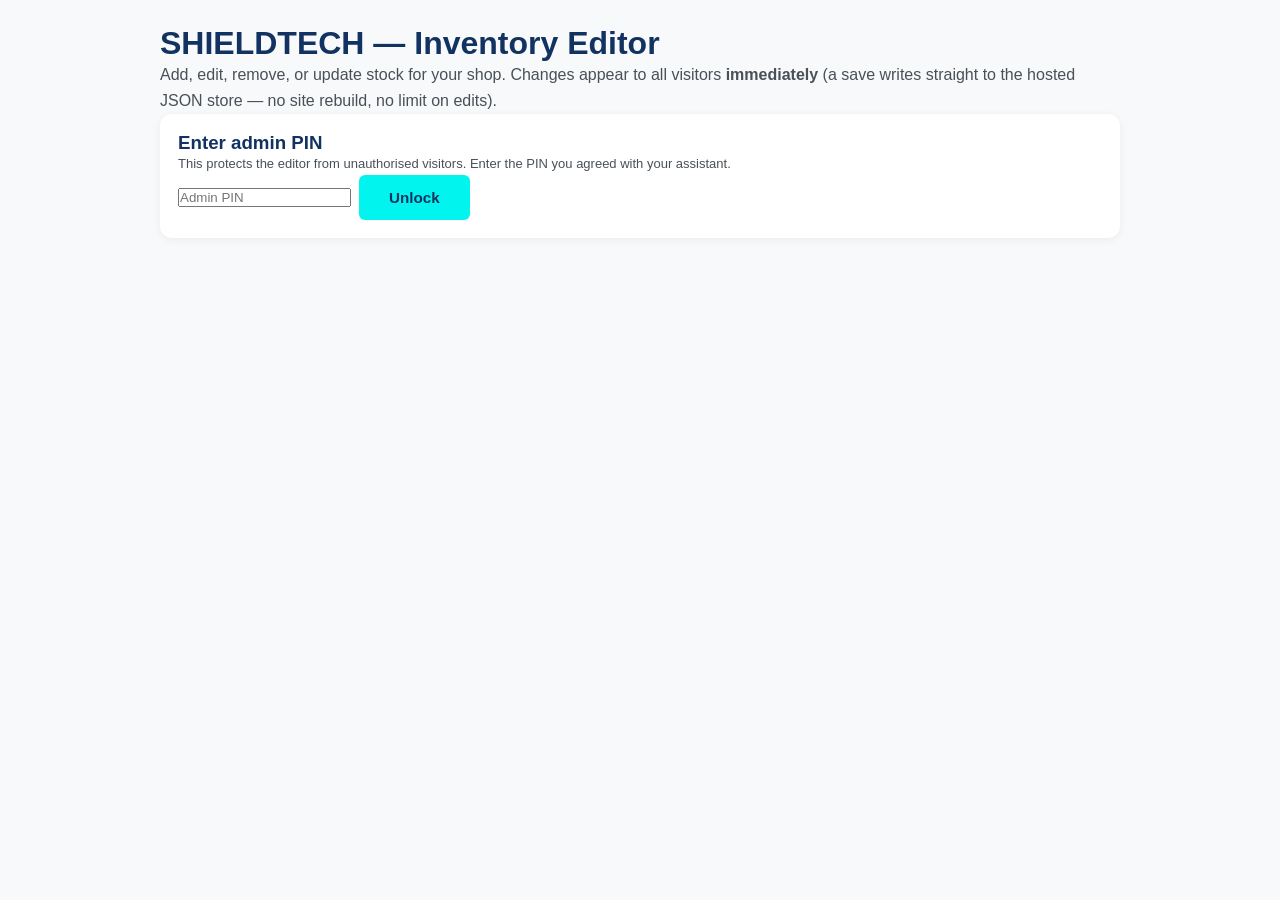
<file: admin.html>
<!DOCTYPE html>
<html lang="en">
<head>
  <meta charset="UTF-8">
  <meta name="viewport" content="width=device-width, initial-scale=1.0">
  <meta name="robots" content="noindex, nofollow">
  <title>SHIELDTECH — Admin</title>
  <link rel="icon" type="image/svg+xml" href="favicon.svg">
  <meta http-equiv="refresh" content="0; url=admin-inventory.html">
  <link rel="stylesheet" href="css/styles.css">
  <style>
    body { font-family: 'Poppins', sans-serif; background: var(--off-white); display: flex; align-items: center; justify-content: center; height: 100vh; margin: 0; color: var(--gray-700); }
    .box { text-align: center; }
    .box a { color: var(--navy); font-weight: 600; }
  </style>
</head>
<body>
  <div class="box">
    <h2>SHIELDTECH Admin</h2>
    <p>Redirecting to the inventory editor&hellip; <br>If nothing happens, <a href="admin-inventory.html">click here</a>.</p>
  </div>
</body>
</html>
</file>
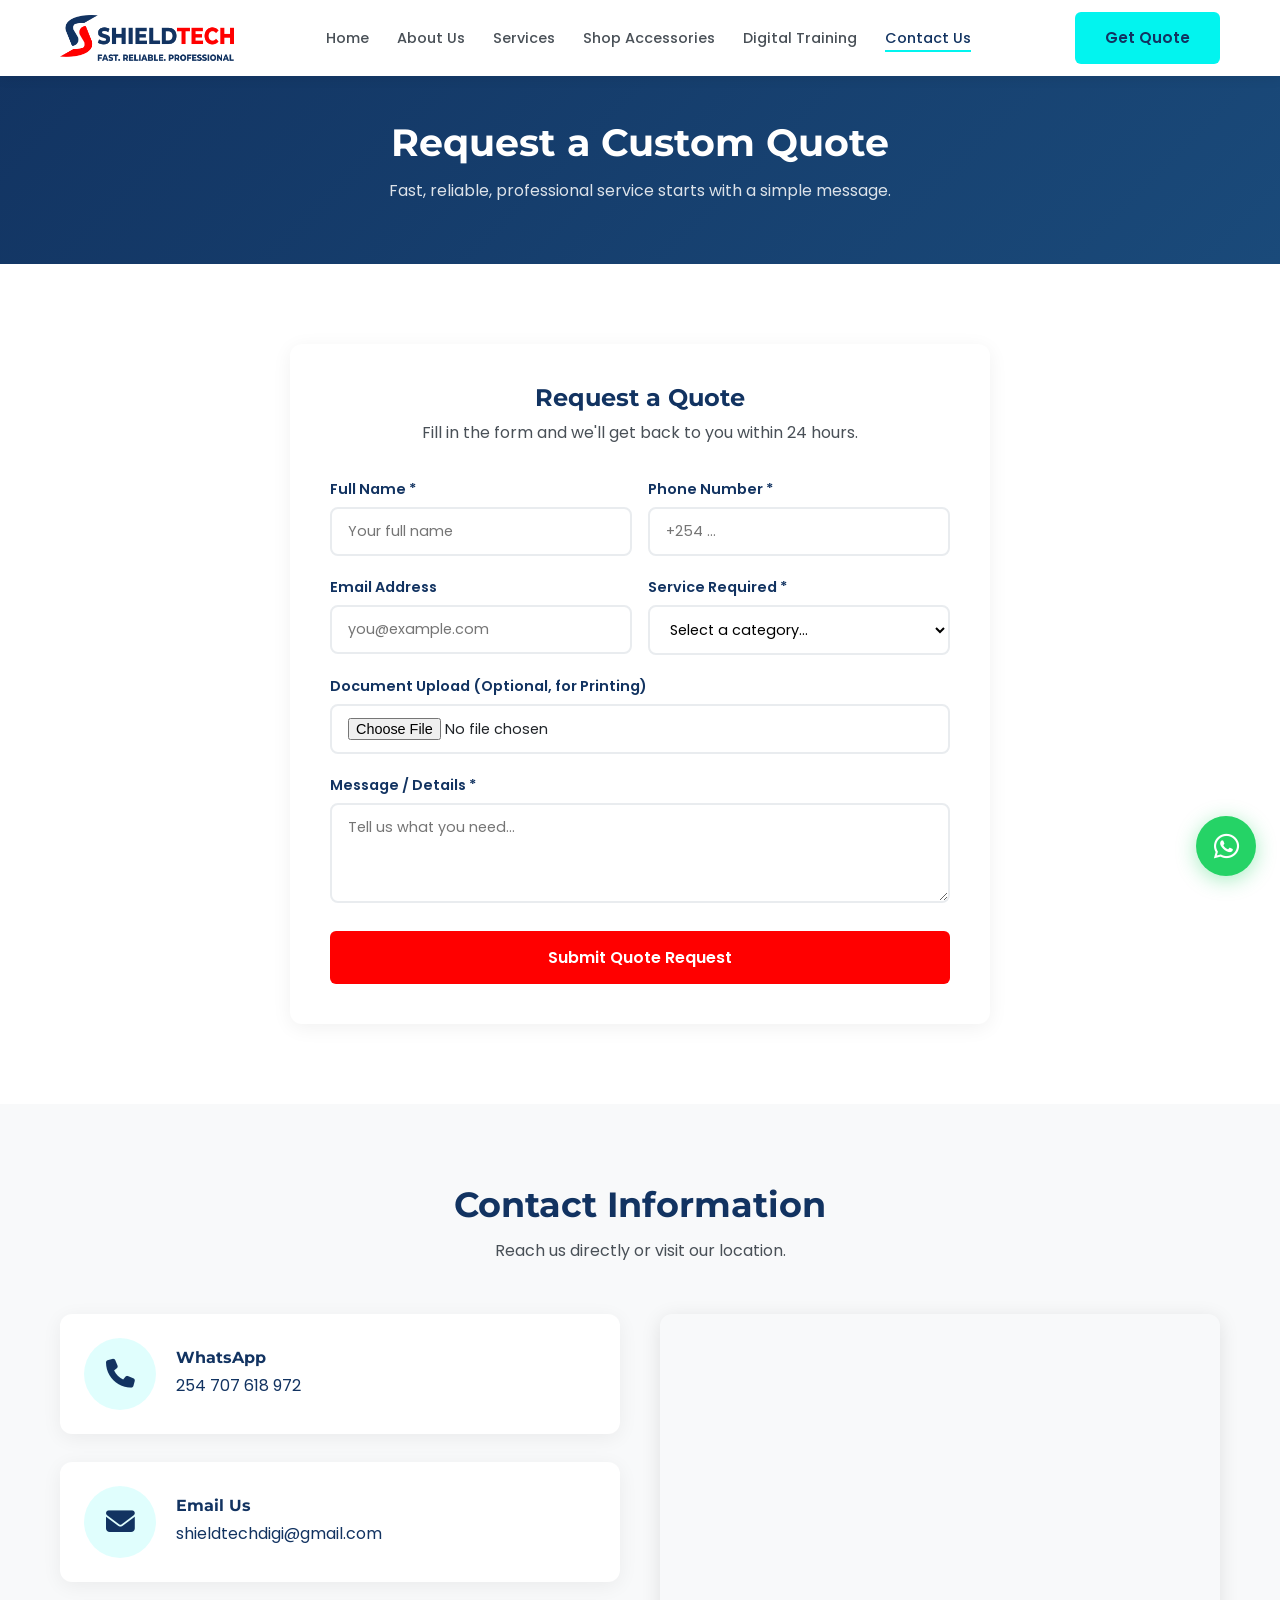
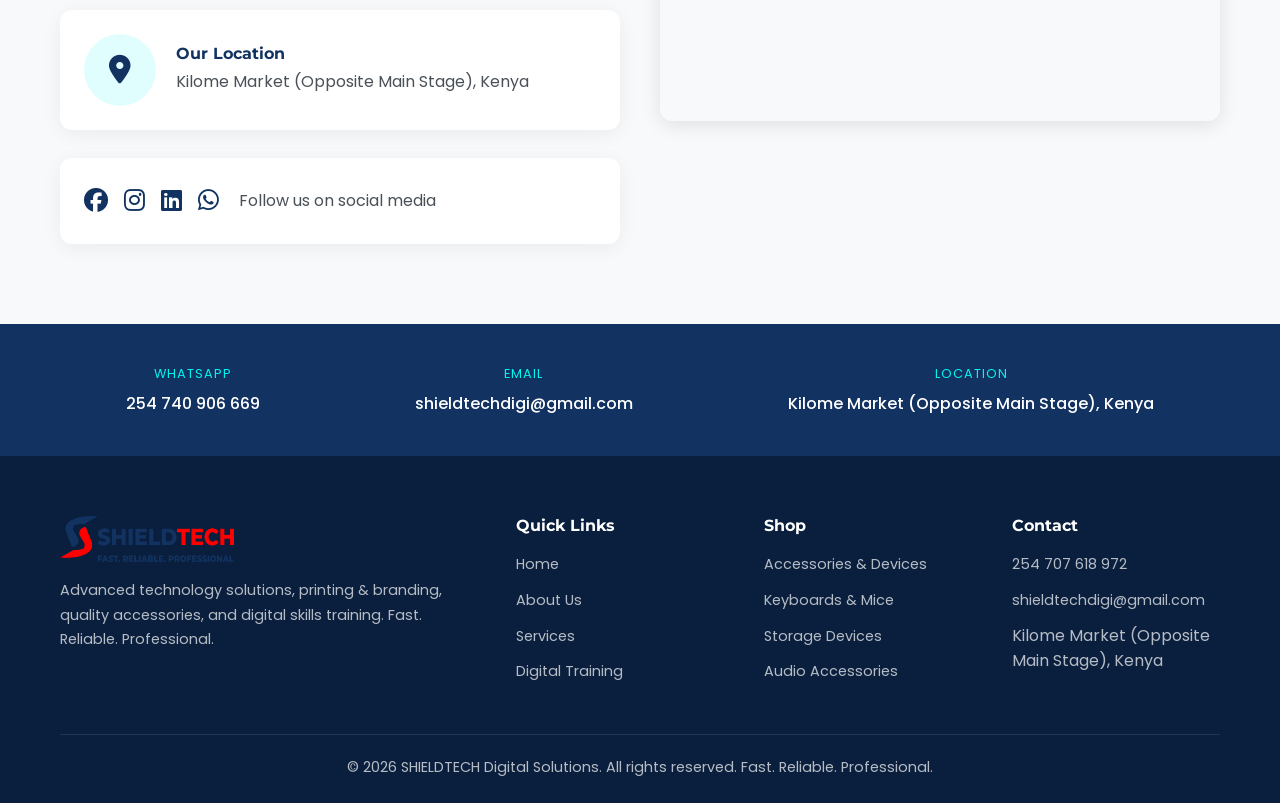
<file: contact.html>
<!DOCTYPE html>
<html lang="en">
<head>
  <meta charset="UTF-8">
  <meta name="viewport" content="width=device-width, initial-scale=1.0">
  <title>Contact & Request a Quote | SHIELDTECH</title>
  <meta name="description" content="Contact SHIELDTECH. Request a custom quote for cyber services, printing, repairs, training, or shop accessories. Call +254 740 906 669.">
  <link rel="icon" type="image/svg+xml" href="favicon.svg">
  <meta property="og:type" content="website">
  <meta property="og:site_name" content="SHIELDTECH">
  <meta property="og:title" content="Contact & Request a Quote | SHIELDTECH">
  <meta property="og:description" content="Request a custom quote for cyber services, printing, repairs, training, or shop accessories.">
  <meta property="og:locale" content="en_KE">
  <link rel="stylesheet" href="css/styles.css">
  <link rel="stylesheet" href="https://cdnjs.cloudflare.com/ajax/libs/font-awesome/6.4.0/css/all.min.css">
</head>
<body>

  <header class="header">
    <div class="header-inner">
      <a href="index.html" class="logo" data-img-slot="logo"><span class="logo-text">SHIELD<span>TECH</span></span></a>
      <nav>
        <ul class="nav-links">
          <li><a href="index.html">Home</a></li>
          <li><a href="about.html">About Us</a></li>
          <li><a href="services.html">Services</a></li>
          <li><a href="shop.html">Shop Accessories</a></li>
          <li><a href="training.html">Digital Training</a></li>
          <li><a href="contact.html" class="active">Contact Us</a></li>
        </ul>
      </nav>
      <a href="contact.html" class="btn btn-cyan nav-cta">Get Quote</a>
      <button class="hamburger" aria-label="Open menu"><span></span><span></span><span></span></button>
    </div>
  </header>

  <div class="mobile-menu">
    <button class="mobile-close" aria-label="Close menu">&times;</button>
    <a href="index.html">Home</a>
    <a href="about.html">About Us</a>
    <a href="services.html">Services</a>
    <a href="shop.html">Shop Accessories</a>
    <a href="training.html">Digital Training</a>
    <a href="contact.html">Contact Us</a>
    <a href="contact.html" class="btn btn-cyan">Get Quote</a>
  </div>

  <!-- Page Header -->
  <section style="background: linear-gradient(135deg, var(--navy), #1a4a7a); padding: 120px 0 60px; text-align: center; color: var(--white);">
    <div class="container">
      <h1 style="color:var(--white); font-size:2.4rem;">Request a Custom Quote</h1>
      <p style="margin-top:12px; opacity:.85;">Fast, reliable, professional service starts with a simple message.</p>
    </div>
  </section>

  <!-- Quote Form -->
  <section>
    <div class="container">
      <div class="quote-form">
        <h2>Request a Quote</h2>
        <p class="subtitle">Fill in the form and we'll get back to you within 24 hours.</p>
        <form id="quote-form">
          <div class="form-row">
            <div class="form-group">
              <label for="fullname">Full Name *</label>
              <input type="text" id="fullname" name="fullname" required placeholder="Your full name">
            </div>
            <div class="form-group">
              <label for="phone">Phone Number *</label>
              <input type="tel" id="phone" name="phone" required placeholder="+254 ...">
            </div>
          </div>
          <div class="form-row">
            <div class="form-group">
              <label for="email">Email Address</label>
              <input type="email" id="email" name="email" placeholder="you@example.com">
            </div>
            <div class="form-group">
              <label for="service">Service Required *</label>
              <select id="service" name="service" required>
                <option value="">Select a category...</option>
                <option value="Cyber / KRA / HELB Services">Cyber / KRA / HELB Services</option>
                <option value="Printing & Large Format Branding">Printing & Large Format Branding</option>
                <option value="Device Repair & Maintenance">Device Repair & Maintenance</option>
                <option value="Computer / Graphic Design Training">Computer / Graphic Design Training</option>
                <option value="Hardware / Accessory Purchase">Hardware / Accessory Purchase</option>
              </select>
            </div>
          </div>
          <div class="form-group">
            <label for="upload">Document Upload (Optional, for Printing)</label>
            <input type="file" id="upload" name="upload">
          </div>
          <div class="form-group">
            <label for="message">Message / Details *</label>
            <textarea id="message" name="message" required placeholder="Tell us what you need..."></textarea>
          </div>
          <button type="submit" class="btn btn-red" style="width:100%; font-size:1rem;">Submit Quote Request</button>
        </form>
      </div>
    </div>
  </section>

  <!-- Contact Info & Map -->
  <section style="background: var(--off-white);">
    <div class="container">
      <div class="section-header">
        <h2>Contact Information</h2>
        <p>Reach us directly or visit our location.</p>
      </div>
      <div style="display:grid; grid-template-columns: 1fr 1fr; gap: 40px; align-items:start;">
        <div>
          <div class="cards-grid" style="grid-template-columns:1fr;">
            <div class="card" style="display:flex; align-items:center; gap:20px; padding:24px;">
              <div class="pillar-icon" style="margin:0; flex-shrink:0;"><i class="fas fa-phone"></i></div>
              <div>
                <h3 style="font-size:1rem; margin-bottom:6px;">WhatsApp</h3>
                <p style="margin:0; color:var(--gray-700);"><a href="https://wa.me/254740906669" style="color:var(--navy);" data-contact="whatsapp">254 707 618 972</a></p>
              </div>
            </div>
            <div class="card" style="display:flex; align-items:center; gap:20px; padding:24px;">
              <div class="pillar-icon" style="margin:0; flex-shrink:0;"><i class="fas fa-envelope"></i></div>
              <div>
                <h3 style="font-size:1rem; margin-bottom:6px;">Email Us</h3>
                <p style="margin:0; color:var(--gray-700);"><a href="mailto:shieldtechdigi@gmail.com" style="color:var(--navy);" data-contact="email-link">shieldtechdigi@gmail.com</a></p>
              </div>
            </div>
            <div class="card" style="display:flex; align-items:center; gap:20px; padding:24px;">
              <div class="pillar-icon" style="margin:0; flex-shrink:0;"><i class="fas fa-location-dot"></i></div>
              <div>
                <h3 style="font-size:1rem; margin-bottom:6px;">Our Location</h3>
                <p style="margin:0; color:var(--gray-700);" data-contact="location">Kilome Market, opposite Main Stage, Kilome, Kenya</p>
              </div>
            </div>
            <div class="card" style="display:flex; align-items:center; gap:20px; padding:24px;">
              <div style="display:flex; gap:16px;">
                <a href="https://www.facebook.com/" target="_blank" rel="noopener" aria-label="Facebook" style="color:var(--navy); font-size:1.5rem;"><i class="fab fa-facebook"></i></a>
                <a href="https://www.instagram.com/" target="_blank" rel="noopener" aria-label="Instagram" style="color:var(--navy); font-size:1.5rem;"><i class="fab fa-instagram"></i></a>
                <a href="https://www.linkedin.com/" target="_blank" rel="noopener" aria-label="LinkedIn" style="color:var(--navy); font-size:1.5rem;"><i class="fab fa-linkedin"></i></a>
                <a href="https://wa.me/254740906669" target="_blank" rel="noopener" aria-label="WhatsApp" style="color:var(--navy); font-size:1.5rem;" data-contact="whatsapp"><i class="fab fa-whatsapp"></i></a>
              </div>
              <p style="margin:0; color:var(--gray-700);">Follow us on social media</p>
            </div>
          </div>
        </div>
        <div>
          <!-- Map -->
          <div style="border-radius:12px; overflow:hidden; box-shadow:0 4px 20px rgba(0,0,0,.1);">
            <iframe
              src="https://www.google.com/maps/embed?pb=!1m18!1m12!1m3!1d15955.5!2d37.4!3d-2.0!2m3!1f0!2f0!3f0!3m2!1i1024!2i768!4f13.1!3m3!1m2!1s0x0%3A0x0!2zMsKwMDAnMDAuMCJTIDM3wrAyNCcwMC4wIkU!5e0!3m2!1sen!2ske!4v1700000000000"
              width="100%" height="400" style="border:0;" allowfullscreen="" loading="lazy" referrerpolicy="no-referrer-when-downgrade"></iframe>
          </div>
        </div>
      </div>
    </div>
  </section>

  <div class="contact-strip">
    <div class="container contact-strip-inner">
      <div class="contact-item"><div class="label">WhatsApp</div><div class="value" data-contact="whatsapp-display">254 707 618 972</div></div>
      <div class="contact-item"><div class="label">Email</div><div class="value" data-contact="email">shieldtechdigi@gmail.com</div></div>
      <div class="contact-item"><div class="label">Location</div><div class="value" data-contact="location">Kilome Market (Opposite Main Stage), Kenya</div></div>
    </div>
  </div>

  <footer class="footer">
    <div class="container">
      <div class="footer-grid">
        <div><a href="index.html" class="logo" data-img-slot="logo"><span class="logo-text" style="color:var(--white);">SHIELD<span style="color:var(--cyan);">TECH</span></span></a><p style="margin-top:16px;">Advanced technology solutions, printing &amp; branding, quality accessories, and digital skills training. Fast. Reliable. Professional.</p></div>
        <div><h4>Quick Links</h4><ul><li><a href="index.html">Home</a></li><li><a href="about.html">About Us</a></li><li><a href="services.html">Services</a></li><li><a href="training.html">Digital Training</a></li></ul></div>
        <div><h4>Shop</h4><ul><li><a href="shop.html">Accessories &amp; Devices</a></li><li><a href="shop.html">Keyboards &amp; Mice</a></li><li><a href="shop.html">Storage Devices</a></li><li><a href="shop.html">Audio Accessories</a></li></ul></div>
        <div><h4>Contact</h4><ul><li><a href="https://wa.me/254740906669" data-contact="whatsapp">254 707 618 972</a></li><li><a href="mailto:shieldtechdigi@gmail.com" data-contact="email-link">shieldtechdigi@gmail.com</a></li><li data-contact="location">Kilome Market (Opposite Main Stage), Kenya</li></ul></div>
      </div>
      <div class="footer-bottom"><p>&copy; 2026 SHIELDTECH Digital Solutions. All rights reserved. Fast. Reliable. Professional.</p></div>
    </div>
  </footer>

  <a href="https://wa.me/254740906669" target="_blank" rel="noopener" class="whatsapp-float" id="whatsapp-btn" data-contact="whatsapp" aria-label="Chat on WhatsApp"><i class="fab fa-whatsapp"></i></a>

  <script src="js/images.js"></script>
  <script src="js/contacts.js"></script>
  <script src="js/script.js"></script>
</body>
</html>
</file>
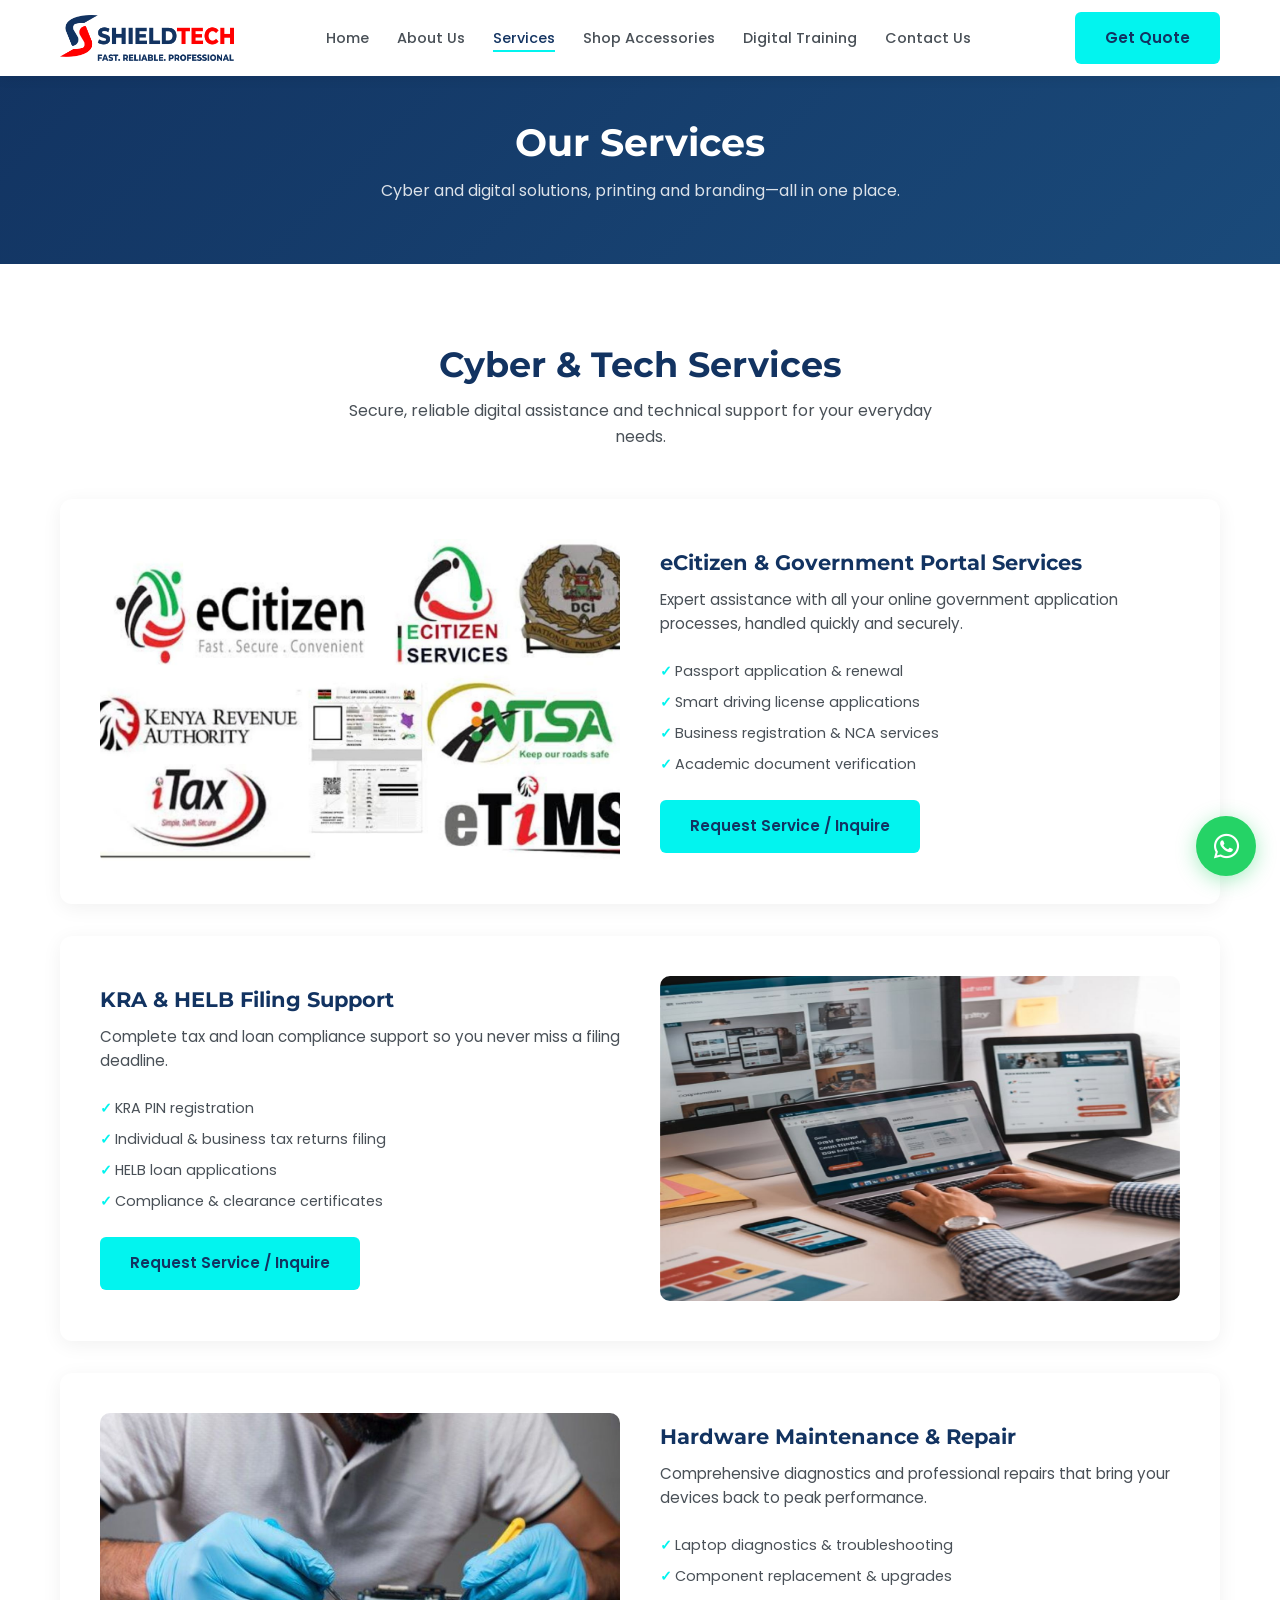
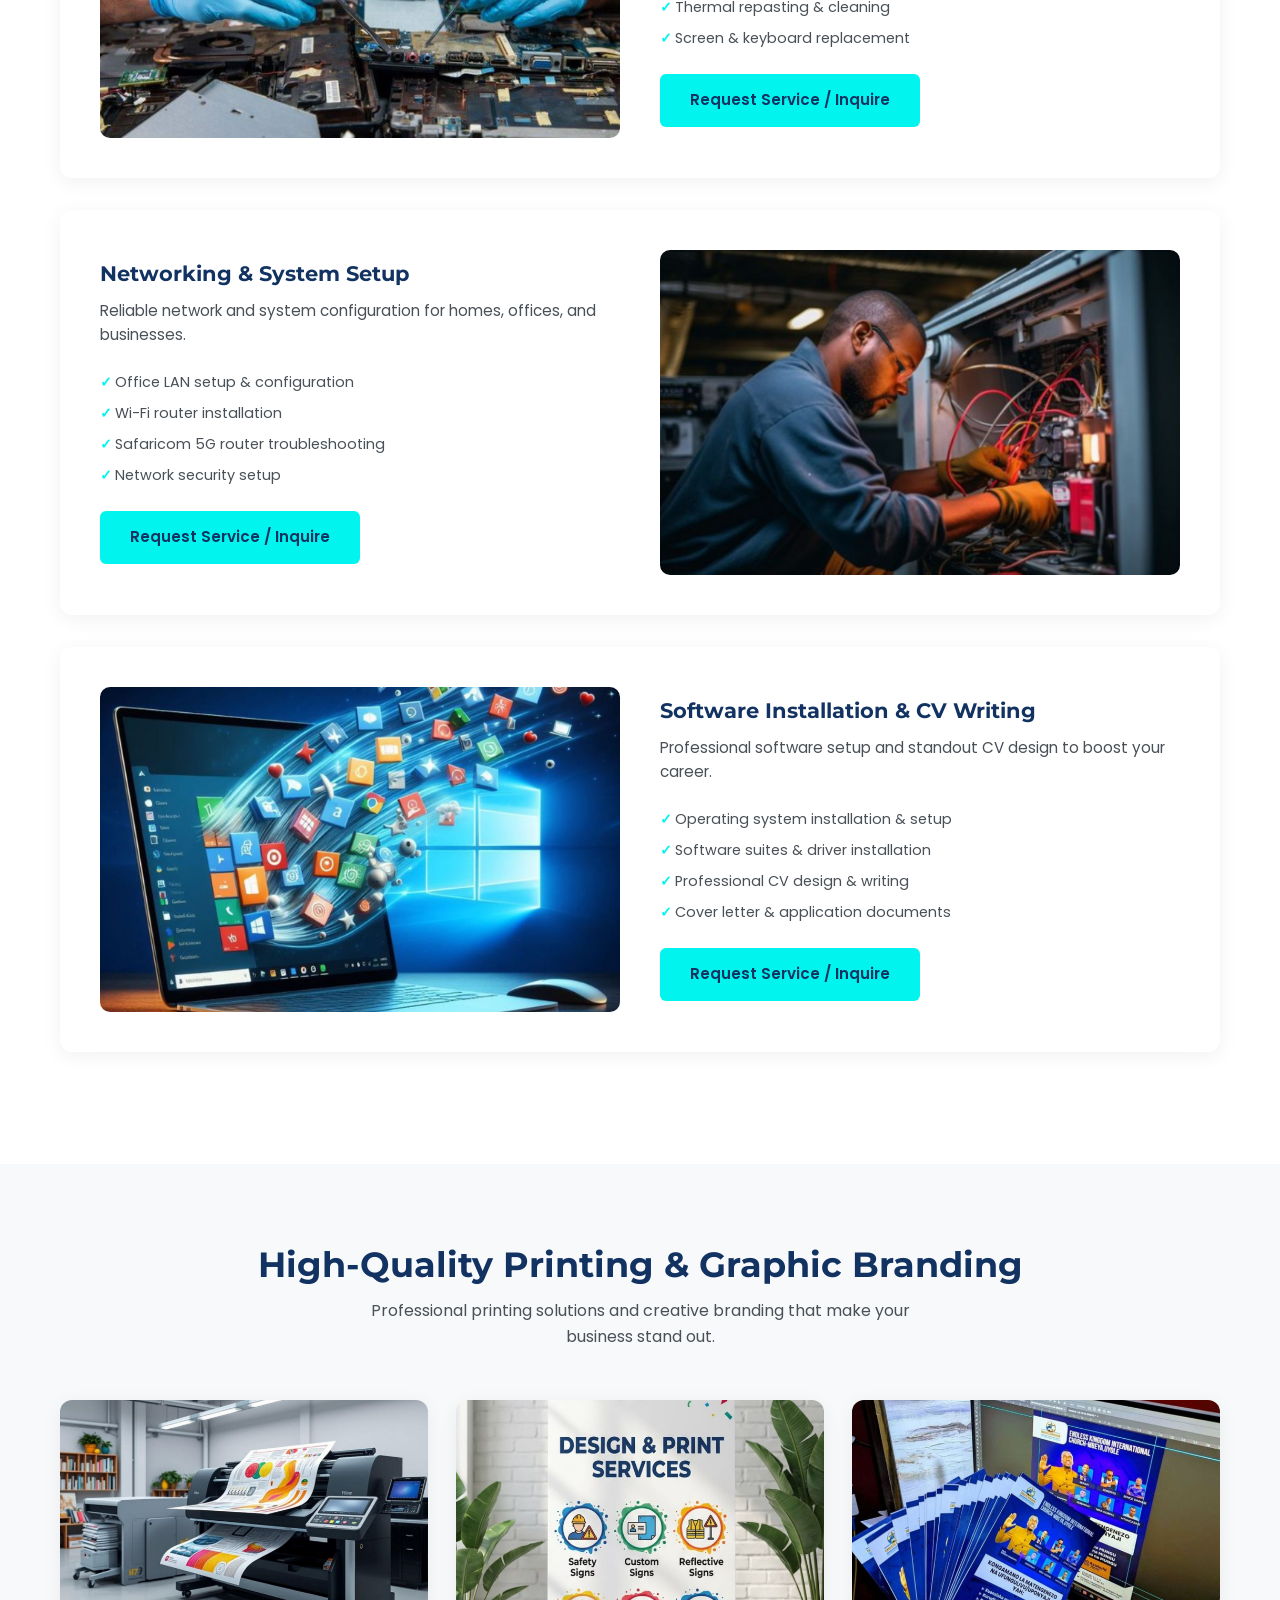
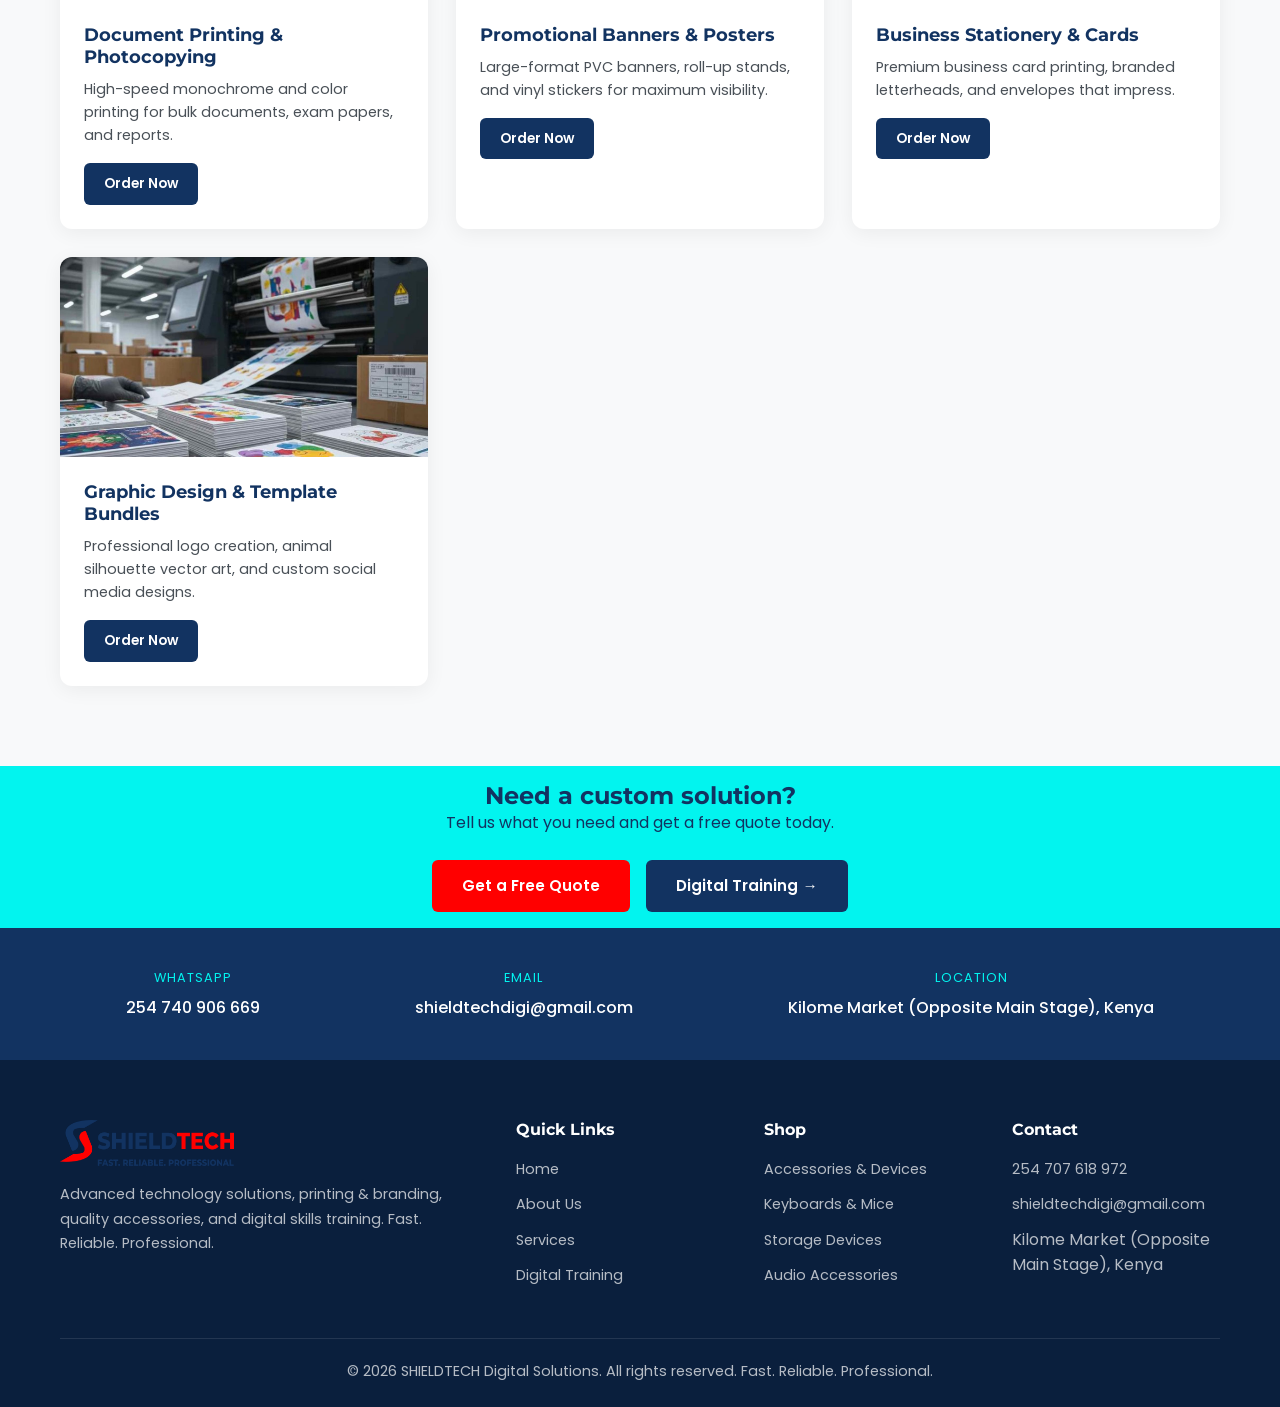
<file: services.html>
<!DOCTYPE html>
<html lang="en">
<head>
  <meta charset="UTF-8">
  <meta name="viewport" content="width=device-width, initial-scale=1.0">
  <title>Services | SHIELDTECH - Cyber, Printing, Branding</title>
  <meta name="description" content="Explore SHIELDTECH services: Cyber & tech services, printing & branding, software installation, networking, and laptop repair.">
  <link rel="icon" type="image/svg+xml" href="favicon.svg">
  <meta property="og:type" content="website">
  <meta property="og:site_name" content="SHIELDTECH">
  <meta property="og:title" content="Services | SHIELDTECH - Cyber, Printing, Branding">
  <meta property="og:description" content="Cyber & tech services, printing & branding, software installation, networking, and laptop repair.">
  <meta property="og:locale" content="en_KE">
  <link rel="stylesheet" href="css/styles.css">
  <link rel="stylesheet" href="https://cdnjs.cloudflare.com/ajax/libs/font-awesome/6.4.0/css/all.min.css">
</head>
<body>

  <header class="header">
    <div class="header-inner">
      <a href="index.html" class="logo" data-img-slot="logo"><span class="logo-text">SHIELD<span>TECH</span></span></a>
      <nav>
        <ul class="nav-links">
          <li><a href="index.html">Home</a></li>
          <li><a href="about.html">About Us</a></li>
          <li><a href="services.html" class="active">Services</a></li>
          <li><a href="shop.html">Shop Accessories</a></li>
          <li><a href="training.html">Digital Training</a></li>
          <li><a href="contact.html">Contact Us</a></li>
        </ul>
      </nav>
      <a href="contact.html" class="btn btn-cyan nav-cta">Get Quote</a>
      <button class="hamburger" aria-label="Open menu"><span></span><span></span><span></span></button>
    </div>
  </header>

  <div class="mobile-menu">
    <button class="mobile-close" aria-label="Close menu">&times;</button>
    <a href="index.html">Home</a>
    <a href="about.html">About Us</a>
    <a href="services.html">Services</a>
    <a href="shop.html">Shop Accessories</a>
    <a href="training.html">Digital Training</a>
    <a href="contact.html">Contact Us</a>
    <a href="contact.html" class="btn btn-cyan">Get Quote</a>
  </div>

  <!-- Page Header -->
  <section style="background: linear-gradient(135deg, var(--navy), #1a4a7a); padding: 120px 0 60px; text-align: center; color: var(--white);">
    <div class="container">
      <h1 style="color:var(--white); font-size:2.4rem;">Our Services</h1>
      <p style="margin-top:12px; opacity:.85;">Cyber and digital solutions, printing and branding—all in one place.</p>
    </div>
  </section>

  <!-- Cyber & Tech Services -->
  <section>
    <div class="container">
      <div class="section-header">
        <h2>Cyber &amp; Tech Services</h2>
        <p>Secure, reliable digital assistance and technical support for your everyday needs.</p>
      </div>

      <!-- Card 1: eCitizen -->
      <div class="service-detail-card">
        <div class="sd-img" data-img-slot="svc-ecitizen"><i class="fas fa-file-signature"></i></div>
        <div>
          <h3>eCitizen &amp; Government Portal Services</h3>
          <p>Expert assistance with all your online government application processes, handled quickly and securely.</p>
          <ul>
            <li>Passport application &amp; renewal</li>
            <li>Smart driving license applications</li>
            <li>Business registration &amp; NCA services</li>
            <li>Academic document verification</li>
          </ul>
          <a href="contact.html" class="btn btn-cyan">Request Service / Inquire</a>
        </div>
      </div>

      <!-- Card 2: KRA & HELB -->
      <div class="service-detail-card reverse">
        <div class="sd-img" data-img-slot="svc-kra"><i class="fas fa-file-invoice-dollar"></i></div>
        <div>
          <h3>KRA &amp; HELB Filing Support</h3>
          <p>Complete tax and loan compliance support so you never miss a filing deadline.</p>
          <ul>
            <li>KRA PIN registration</li>
            <li>Individual &amp; business tax returns filing</li>
            <li>HELB loan applications</li>
            <li>Compliance &amp; clearance certificates</li>
          </ul>
          <a href="contact.html" class="btn btn-cyan">Request Service / Inquire</a>
        </div>
      </div>

      <!-- Card 3: Hardware Maintenance -->
      <div class="service-detail-card">
        <div class="sd-img" data-img-slot="svc-hardware"><i class="fas fa-screwdriver-wrench"></i></div>
        <div>
          <h3>Hardware Maintenance &amp; Repair</h3>
          <p>Comprehensive diagnostics and professional repairs that bring your devices back to peak performance.</p>
          <ul>
            <li>Laptop diagnostics &amp; troubleshooting</li>
            <li>Component replacement &amp; upgrades</li>
            <li>Thermal repasting &amp; cleaning</li>
            <li>Screen &amp; keyboard replacement</li>
          </ul>
          <a href="contact.html" class="btn btn-cyan">Request Service / Inquire</a>
        </div>
      </div>

      <!-- Card 4: Networking -->
      <div class="service-detail-card reverse">
        <div class="sd-img" data-img-slot="svc-networking"><i class="fas fa-network-wired"></i></div>
        <div>
          <h3>Networking &amp; System Setup</h3>
          <p>Reliable network and system configuration for homes, offices, and businesses.</p>
          <ul>
            <li>Office LAN setup &amp; configuration</li>
            <li>Wi-Fi router installation</li>
            <li>Safaricom 5G router troubleshooting</li>
            <li>Network security setup</li>
          </ul>
          <a href="contact.html" class="btn btn-cyan">Request Service / Inquire</a>
        </div>
      </div>

      <!-- Card 5: Software & CV -->
      <div class="service-detail-card">
        <div class="sd-img" data-img-slot="svc-software"><i class="fas fa-laptop-code"></i></div>
        <div>
          <h3>Software Installation &amp; CV Writing</h3>
          <p>Professional software setup and standout CV design to boost your career.</p>
          <ul>
            <li>Operating system installation &amp; setup</li>
            <li>Software suites &amp; driver installation</li>
            <li>Professional CV design &amp; writing</li>
            <li>Cover letter &amp; application documents</li>
          </ul>
          <a href="contact.html" class="btn btn-cyan">Request Service / Inquire</a>
        </div>
      </div>
    </div>
  </section>

  <!-- Printing & Branding -->
  <section style="background: var(--off-white);">
    <div class="container">
      <div class="section-header">
        <h2>High-Quality Printing &amp; Graphic Branding</h2>
        <p>Professional printing solutions and creative branding that make your business stand out.</p>
      </div>

      <div class="cards-grid">
        <div class="card">
          <div class="card-img" data-img-slot="print-doc" style="background:linear-gradient(135deg, var(--navy), #1a4a7a);"><i class="fas fa-file-lines"></i></div>
          <div class="card-body">
            <h3>Document Printing &amp; Photocopying</h3>
            <p>High-speed monochrome and color printing for bulk documents, exam papers, and reports.</p>
            <a href="contact.html" class="btn btn-navy btn-sm">Order Now</a>
          </div>
        </div>
        <div class="card">
          <div class="card-img" data-img-slot="print-banner" style="background:linear-gradient(135deg, var(--cyan), #01b8b4); color:var(--navy);"><i class="fas fa-flag"></i></div>
          <div class="card-body">
            <h3>Promotional Banners &amp; Posters</h3>
            <p>Large-format PVC banners, roll-up stands, and vinyl stickers for maximum visibility.</p>
            <a href="contact.html" class="btn btn-navy btn-sm">Order Now</a>
          </div>
        </div>
        <div class="card">
          <div class="card-img" data-img-slot="print-stationery" style="background:linear-gradient(135deg, var(--red-dark), var(--red));"><i class="fas fa-id-card"></i></div>
          <div class="card-body">
            <h3>Business Stationery &amp; Cards</h3>
            <p>Premium business card printing, branded letterheads, and envelopes that impress.</p>
            <a href="contact.html" class="btn btn-navy btn-sm">Order Now</a>
          </div>
        </div>
        <div class="card">
          <div class="card-img" data-img-slot="print-design" style="background:linear-gradient(135deg, var(--navy), #1a4a7a);"><i class="fas fa-pen-ruler"></i></div>
          <div class="card-body">
            <h3>Graphic Design &amp; Template Bundles</h3>
            <p>Professional logo creation, animal silhouette vector art, and custom social media designs.</p>
            <a href="contact.html" class="btn btn-navy btn-sm">Order Now</a>
          </div>
        </div>
      </div>
    </div>
  </section>

  <!-- CTA -->
  <section class="section-cyan">
    <div class="container">
      <h2>Need a custom solution?</h2>
      <p style="margin-bottom:24px;">Tell us what you need and get a free quote today.</p>
      <div style="display:flex; gap:16px; justify-content:center; flex-wrap:wrap;">
        <a href="contact.html" class="btn btn-red">Get a Free Quote</a>
        <a href="training.html" class="btn btn-navy">Digital Training →</a>
      </div>
    </div>
  </section>

  <div class="contact-strip">
    <div class="container contact-strip-inner">
      <div class="contact-item"><div class="label">WhatsApp</div><div class="value" data-contact="whatsapp-display">254 707 618 972</div></div>
      <div class="contact-item"><div class="label">Email</div><div class="value" data-contact="email">shieldtechdigi@gmail.com</div></div>
      <div class="contact-item"><div class="label">Location</div><div class="value" data-contact="location">Kilome Market (Opposite Main Stage), Kenya</div></div>
    </div>
  </div>

  <footer class="footer">
    <div class="container">
      <div class="footer-grid">
        <div><a href="index.html" class="logo" data-img-slot="logo"><span class="logo-text" style="color:var(--white);">SHIELD<span style="color:var(--cyan);">TECH</span></span></a><p style="margin-top:16px;">Advanced technology solutions, printing &amp; branding, quality accessories, and digital skills training. Fast. Reliable. Professional.</p></div>
        <div><h4>Quick Links</h4><ul><li><a href="index.html">Home</a></li><li><a href="about.html">About Us</a></li><li><a href="services.html">Services</a></li><li><a href="training.html">Digital Training</a></li></ul></div>
        <div><h4>Shop</h4><ul><li><a href="shop.html">Accessories &amp; Devices</a></li><li><a href="shop.html">Keyboards &amp; Mice</a></li><li><a href="shop.html">Storage Devices</a></li><li><a href="shop.html">Audio Accessories</a></li></ul></div>
        <div><h4>Contact</h4><ul><li><a href="https://wa.me/254740906669" data-contact="whatsapp">254 707 618 972</a></li><li><a href="mailto:shieldtechdigi@gmail.com" data-contact="email-link">shieldtechdigi@gmail.com</a></li><li data-contact="location">Kilome Market (Opposite Main Stage), Kenya</li></ul></div>
      </div>
      <div class="footer-bottom"><p>&copy; 2026 SHIELDTECH Digital Solutions. All rights reserved. Fast. Reliable. Professional.</p></div>
    </div>
  </footer>

  <a href="https://wa.me/254740906669" target="_blank" rel="noopener" class="whatsapp-float" id="whatsapp-btn" data-contact="whatsapp" aria-label="Chat on WhatsApp"><i class="fab fa-whatsapp"></i></a>

  <script src="js/images.js"></script>
  <script src="js/contacts.js"></script>
  <script src="js/script.js"></script>
</body>
</html>
</file>
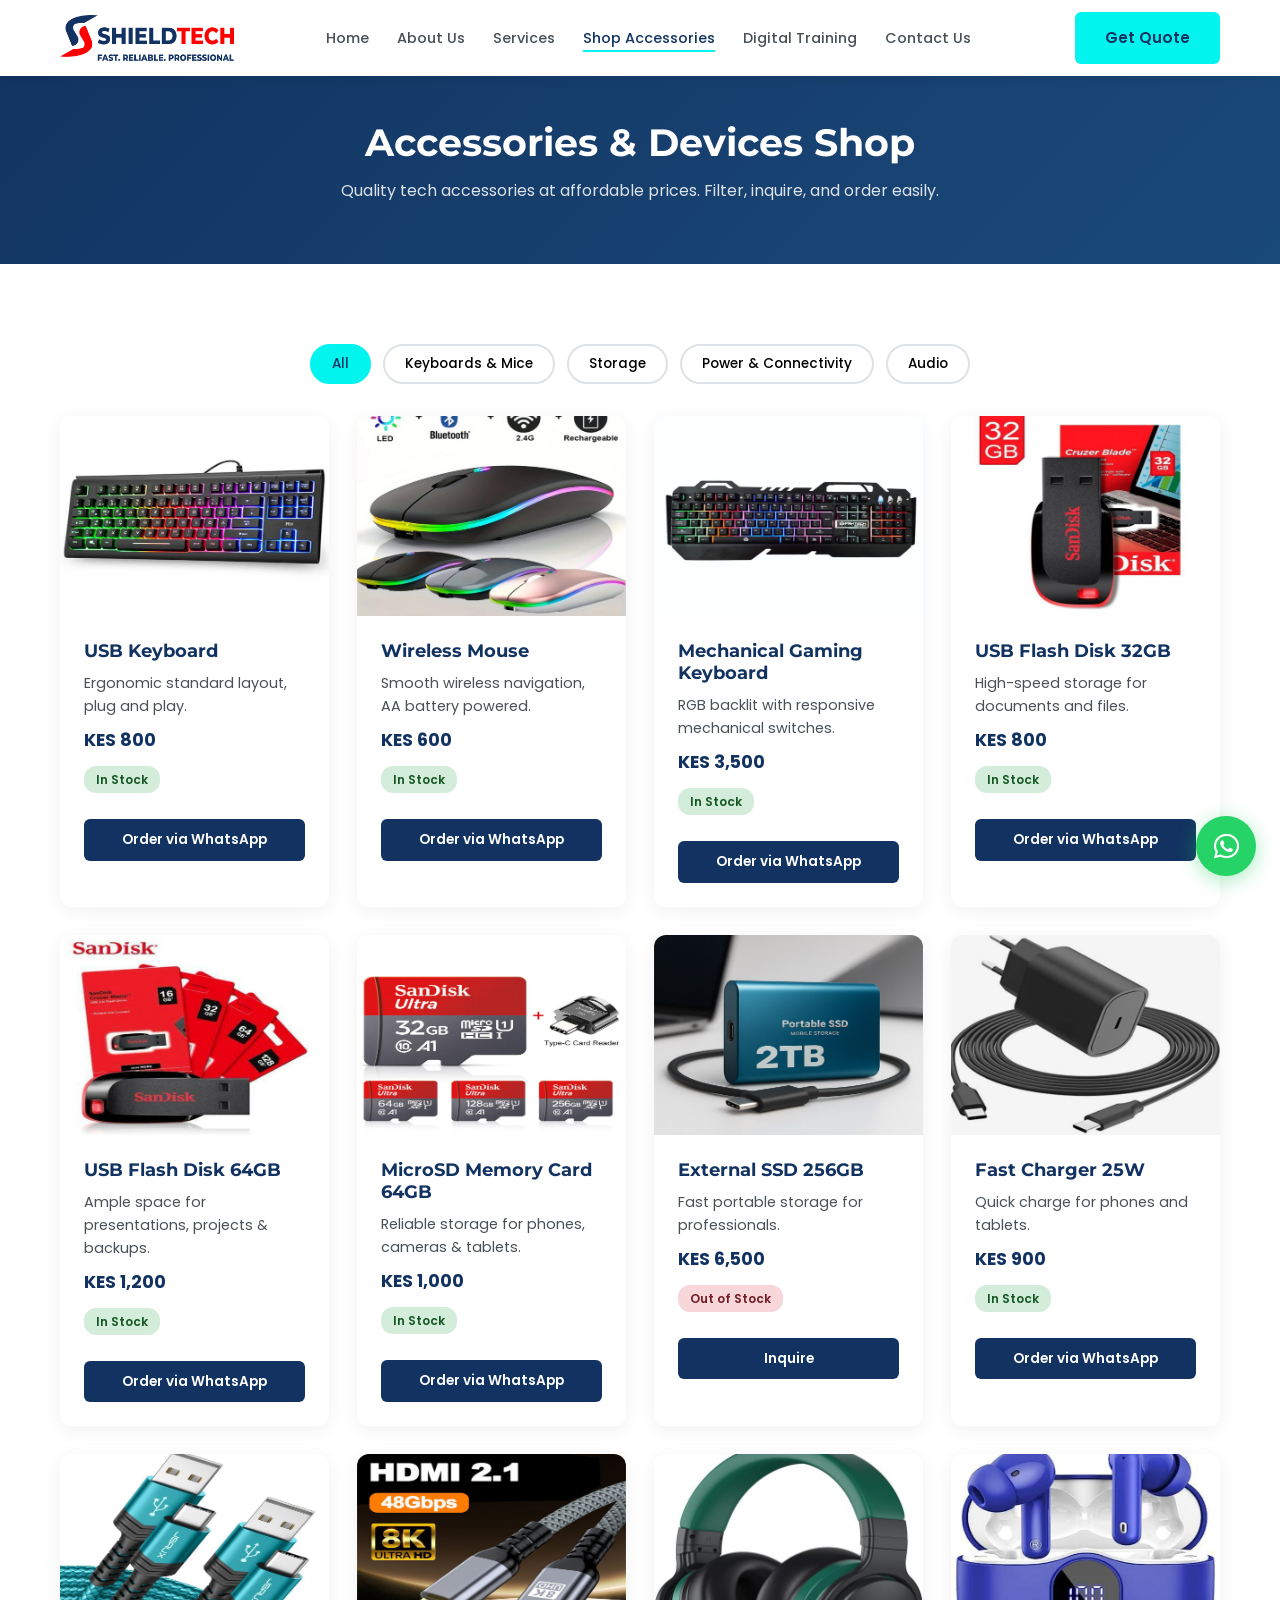
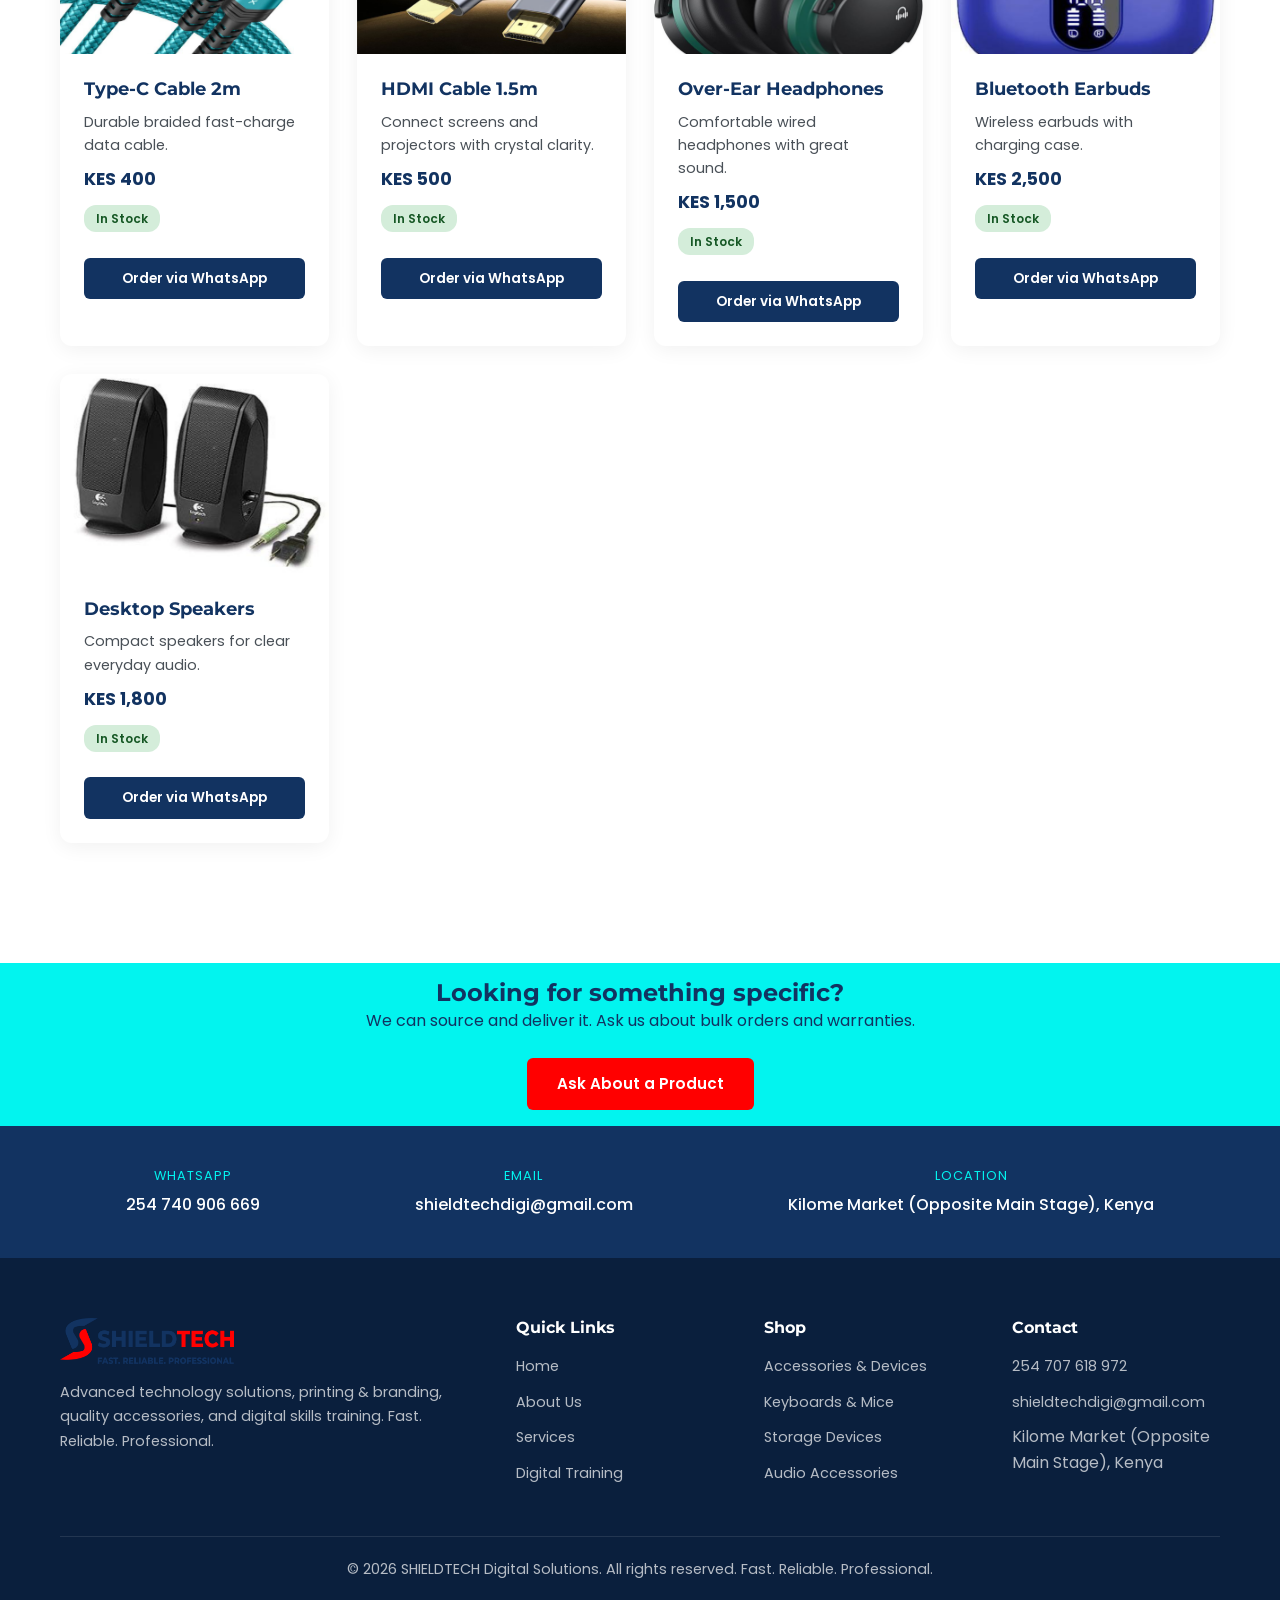
<file: shop.html>
<!DOCTYPE html>
<html lang="en">
<head>
  <meta charset="UTF-8">
  <meta name="viewport" content="width=device-width, initial-scale=1.0">
  <title>Accessories & Devices Shop | SHIELDTECH</title>
  <meta name="description" content="Shop for quality tech accessories and devices at SHIELDTECH: keyboards, mice, storage devices, chargers, audio accessories, and more.">
  <link rel="icon" type="image/svg+xml" href="favicon.svg">
  <meta property="og:type" content="website">
  <meta property="og:site_name" content="SHIELDTECH">
  <meta property="og:title" content="Accessories & Devices Shop | SHIELDTECH">
  <meta property="og:description" content="Quality tech accessories and devices: keyboards, mice, storage, chargers, audio accessories, and more.">
  <meta property="og:locale" content="en_KE">
  <link rel="stylesheet" href="css/styles.css">
  <link rel="stylesheet" href="https://cdnjs.cloudflare.com/ajax/libs/font-awesome/6.4.0/css/all.min.css">
</head>
<body>

  <header class="header">
    <div class="header-inner">
      <a href="index.html" class="logo" data-img-slot="logo"><span class="logo-text">SHIELD<span>TECH</span></span></a>
      <nav>
        <ul class="nav-links">
          <li><a href="index.html">Home</a></li>
          <li><a href="about.html">About Us</a></li>
          <li><a href="services.html">Services</a></li>
          <li><a href="shop.html" class="active">Shop Accessories</a></li>
          <li><a href="training.html">Digital Training</a></li>
          <li><a href="contact.html">Contact Us</a></li>
        </ul>
      </nav>
      <a href="contact.html" class="btn btn-cyan nav-cta">Get Quote</a>
      <button class="hamburger" aria-label="Open menu"><span></span><span></span><span></span></button>
    </div>
  </header>

  <div class="mobile-menu">
    <button class="mobile-close" aria-label="Close menu">&times;</button>
    <a href="index.html">Home</a>
    <a href="about.html">About Us</a>
    <a href="services.html">Services</a>
    <a href="shop.html">Shop Accessories</a>
    <a href="training.html">Digital Training</a>
    <a href="contact.html">Contact Us</a>
    <a href="contact.html" class="btn btn-cyan">Get Quote</a>
  </div>

  <!-- Page Header -->
  <section style="background: linear-gradient(135deg, var(--navy), #1a4a7a); padding: 120px 0 60px; text-align: center; color: var(--white);">
    <div class="container">
      <h1 style="color:var(--white); font-size:2.4rem;">Accessories &amp; Devices Shop</h1>
      <p style="margin-top:12px; opacity:.85;">Quality tech accessories at affordable prices. Filter, inquire, and order easily.</p>
    </div>
  </section>

  <!-- Shop -->
  <section>
    <div class="container">
      <!-- Filters -->
      <div class="shop-filters">
        <button class="filter-btn active" data-filter="all">All</button>
        <button class="filter-btn" data-filter="keyboards">Keyboards & Mice</button>
        <button class="filter-btn" data-filter="storage">Storage</button>
        <button class="filter-btn" data-filter="power">Power & Connectivity</button>
        <button class="filter-btn" data-filter="audio">Audio</button>
      </div>

      <!-- Product Grid (loaded from content/shop.json) -->
      <div id="product-grid" class="cards-grid" style="grid-template-columns: repeat(auto-fill, minmax(240px, 1fr));"></div>
      <p id="product-status" style="text-align:center; color:var(--gray-500); padding:20px 0;"></p>
    </div>
  </section>

  <!-- CTA -->
  <section class="section-cyan">
    <div class="container">
      <h2>Looking for something specific?</h2>
      <p style="margin-bottom:24px;">We can source and deliver it. Ask us about bulk orders and warranties.</p>
      <a href="contact.html" class="btn btn-red">Ask About a Product</a>
    </div>
  </section>

  <div class="contact-strip">
    <div class="container contact-strip-inner">
      <div class="contact-item"><div class="label">WhatsApp</div><div class="value" data-contact="whatsapp-display">254 707 618 972</div></div>
      <div class="contact-item"><div class="label">Email</div><div class="value" data-contact="email">shieldtechdigi@gmail.com</div></div>
      <div class="contact-item"><div class="label">Location</div><div class="value" data-contact="location">Kilome Market (Opposite Main Stage), Kenya</div></div>
    </div>
  </div>

  <footer class="footer">
    <div class="container">
      <div class="footer-grid">
        <div><a href="index.html" class="logo" data-img-slot="logo"><span class="logo-text" style="color:var(--white);">SHIELD<span style="color:var(--cyan);">TECH</span></span></a><p style="margin-top:16px;">Advanced technology solutions, printing &amp; branding, quality accessories, and digital skills training. Fast. Reliable. Professional.</p></div>
        <div><h4>Quick Links</h4><ul><li><a href="index.html">Home</a></li><li><a href="about.html">About Us</a></li><li><a href="services.html">Services</a></li><li><a href="training.html">Digital Training</a></li></ul></div>
        <div><h4>Shop</h4><ul><li><a href="shop.html">Accessories &amp; Devices</a></li><li><a href="shop.html">Keyboards &amp; Mice</a></li><li><a href="shop.html">Storage Devices</a></li><li><a href="shop.html">Audio Accessories</a></li></ul></div>
        <div><h4>Contact</h4><ul><li><a href="https://wa.me/254740906669" data-contact="whatsapp">254 707 618 972</a></li><li><a href="mailto:shieldtechdigi@gmail.com" data-contact="email-link">shieldtechdigi@gmail.com</a></li><li data-contact="location">Kilome Market (Opposite Main Stage), Kenya</li></ul></div>
      </div>
      <div class="footer-bottom"><p>&copy; 2026 SHIELDTECH Digital Solutions. All rights reserved. Fast. Reliable. Professional.</p></div>
    </div>
  </footer>

  <a href="https://wa.me/254740906669" target="_blank" rel="noopener" class="whatsapp-float" id="whatsapp-btn" data-contact="whatsapp" aria-label="Chat on WhatsApp"><i class="fab fa-whatsapp"></i></a>

  <script src="js/images.js"></script>
  <script src="js/shop-data.js"></script>
  <script src="js/contacts.js"></script>
  <script src="js/script.js"></script>
</body>
</html>
</file>
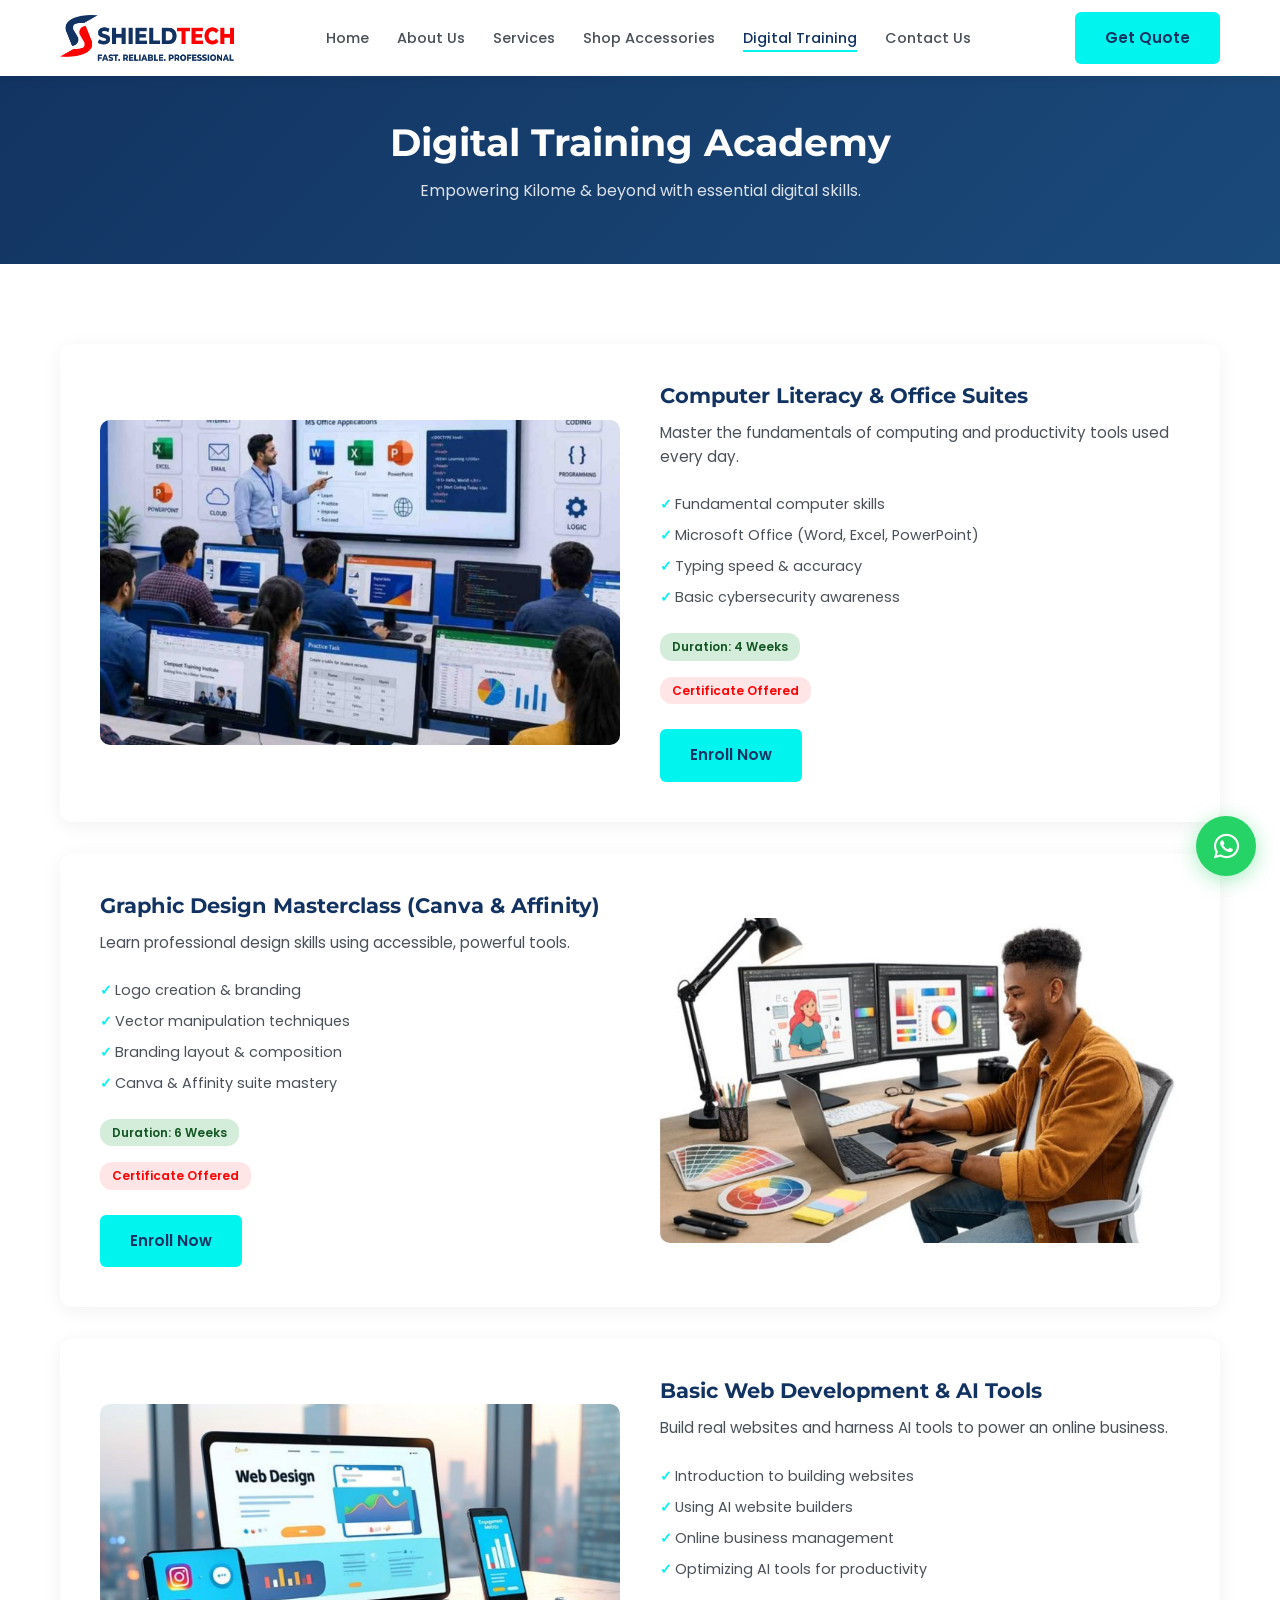
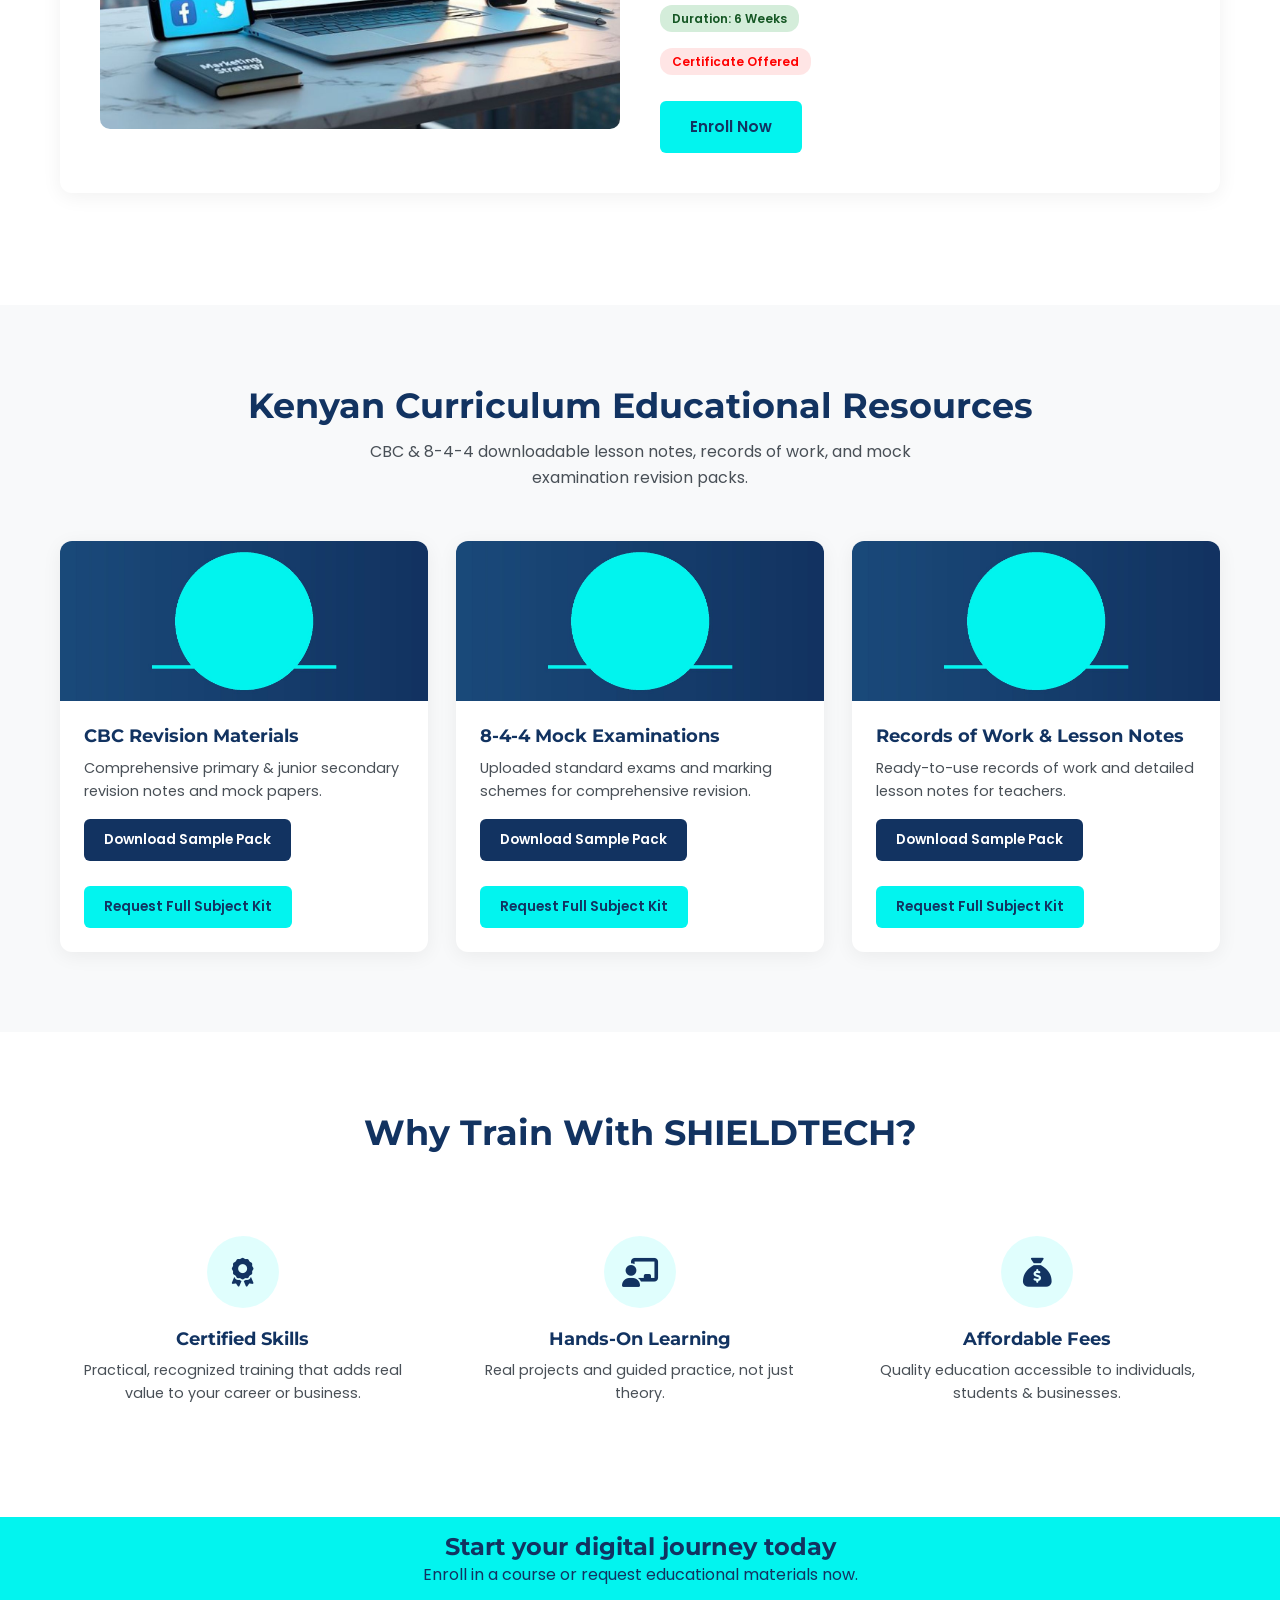
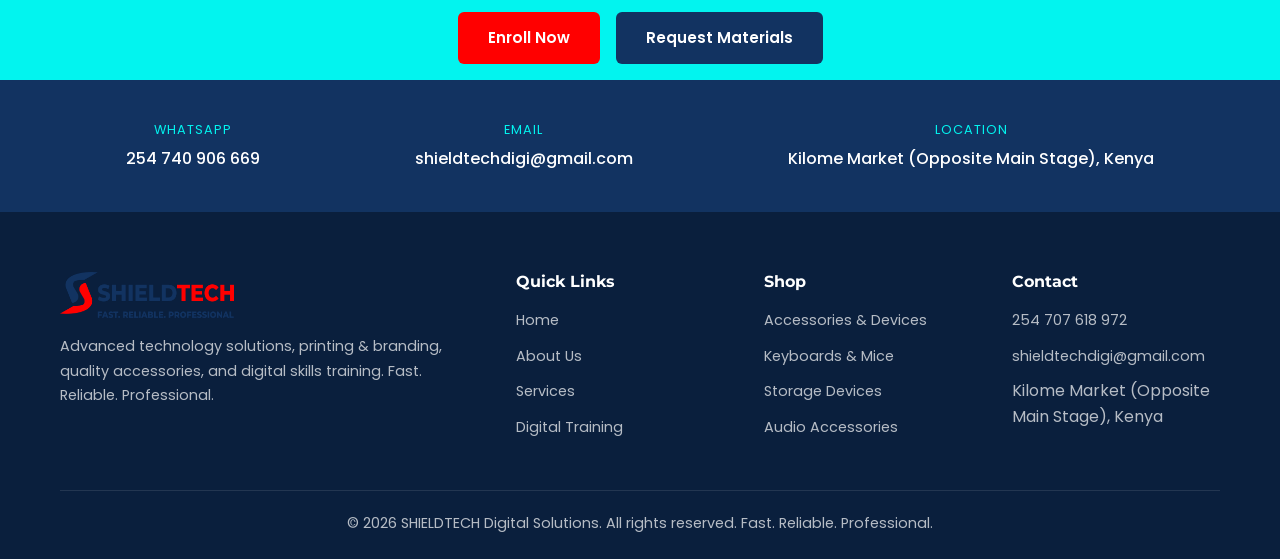
<file: training.html>
<!DOCTYPE html>
<html lang="en">
<head>
  <meta charset="UTF-8">
  <meta name="viewport" content="width=device-width, initial-scale=1.0">
  <title>Digital Training Academy | SHIELDTECH</title>
  <meta name="description" content="Empowering Kilome & beyond with essential digital skills: computer literacy, graphic design, web development, and CBC/8-4-4 educational resources.">
  <link rel="icon" type="image/svg+xml" href="favicon.svg">
  <meta property="og:type" content="website">
  <meta property="og:site_name" content="SHIELDTECH">
  <meta property="og:title" content="Digital Training Academy | SHIELDTECH">
  <meta property="og:description" content="Digital skills training: computer literacy, graphic design, web development, and CBC/8-4-4 educational resources.">
  <meta property="og:locale" content="en_KE">
  <link rel="stylesheet" href="css/styles.css">
  <link rel="stylesheet" href="https://cdnjs.cloudflare.com/ajax/libs/font-awesome/6.4.0/css/all.min.css">
</head>
<body>

  <header class="header">
    <div class="header-inner">
      <a href="index.html" class="logo" data-img-slot="logo"><span class="logo-text">SHIELD<span>TECH</span></span></a>
      <nav>
        <ul class="nav-links">
          <li><a href="index.html">Home</a></li>
          <li><a href="about.html">About Us</a></li>
          <li><a href="services.html">Services</a></li>
          <li><a href="shop.html">Shop Accessories</a></li>
          <li><a href="training.html" class="active">Digital Training</a></li>
          <li><a href="contact.html">Contact Us</a></li>
        </ul>
      </nav>
      <a href="contact.html" class="btn btn-cyan nav-cta">Get Quote</a>
      <button class="hamburger" aria-label="Open menu"><span></span><span></span><span></span></button>
    </div>
  </header>

  <div class="mobile-menu">
    <button class="mobile-close" aria-label="Close menu">&times;</button>
    <a href="index.html">Home</a>
    <a href="about.html">About Us</a>
    <a href="services.html">Services</a>
    <a href="shop.html">Shop Accessories</a>
    <a href="training.html">Digital Training</a>
    <a href="contact.html">Contact Us</a>
    <a href="contact.html" class="btn btn-cyan">Get Quote</a>
  </div>

  <!-- Banner -->
  <section style="background: linear-gradient(135deg, var(--navy), #1a4a7a); padding: 120px 0 60px; text-align: center; color: var(--white);">
    <div class="container">
      <h1 style="color:var(--white); font-size:2.4rem;">Digital Training Academy</h1>
      <p style="margin-top:12px; opacity:.85;">Empowering Kilome &amp; beyond with essential digital skills.</p>
    </div>
  </section>

  <!-- Course 1: Computer Literacy -->
  <section>
    <div class="container">
      <div class="service-detail-card">
        <div class="sd-img" data-img-slot="course-literacy"><i class="fas fa-laptop"></i></div>
        <div>
          <h3>Computer Literacy &amp; Office Suites</h3>
          <p>Master the fundamentals of computing and productivity tools used every day.</p>
          <ul>
            <li>Fundamental computer skills</li>
            <li>Microsoft Office (Word, Excel, PowerPoint)</li>
            <li>Typing speed &amp; accuracy</li>
            <li>Basic cybersecurity awareness</li>
          </ul>
          <div style="display:flex; gap:16px; align-items:center; margin-bottom:16px;">
            <span class="stock-badge in-stock">Duration: 4 Weeks</span>
          </div>
          <span class="stock-badge" style="background:rgba(255,0,0,.1); color:var(--red);">Certificate Offered</span><br><br>
          <a href="contact.html" class="btn btn-cyan">Enroll Now</a>
        </div>
      </div>

      <!-- Course 2: Graphic Design -->
      <div class="service-detail-card reverse">
        <div class="sd-img" data-img-slot="course-design"><i class="fas fa-palette"></i></div>
        <div>
          <h3>Graphic Design Masterclass (Canva &amp; Affinity)</h3>
          <p>Learn professional design skills using accessible, powerful tools.</p>
          <ul>
            <li>Logo creation &amp; branding</li>
            <li>Vector manipulation techniques</li>
            <li>Branding layout &amp; composition</li>
            <li>Canva &amp; Affinity suite mastery</li>
          </ul>
          <div style="display:flex; gap:16px; align-items:center; margin-bottom:16px;">
            <span class="stock-badge in-stock">Duration: 6 Weeks</span>
          </div>
          <span class="stock-badge" style="background:rgba(255,0,0,.1); color:var(--red);">Certificate Offered</span><br><br>
          <a href="contact.html" class="btn btn-cyan">Enroll Now</a>
        </div>
      </div>

      <!-- Course 3: Web Dev & AI -->
      <div class="service-detail-card">
        <div class="sd-img" data-img-slot="course-webdev"><i class="fas fa-code"></i></div>
        <div>
          <h3>Basic Web Development &amp; AI Tools</h3>
          <p>Build real websites and harness AI tools to power an online business.</p>
          <ul>
            <li>Introduction to building websites</li>
            <li>Using AI website builders</li>
            <li>Online business management</li>
            <li>Optimizing AI tools for productivity</li>
          </ul>
          <div style="display:flex; gap:16px; align-items:center; margin-bottom:16px;">
            <span class="stock-badge in-stock">Duration: 6 Weeks</span>
          </div>
          <span class="stock-badge" style="background:rgba(255,0,0,.1); color:var(--red);">Certificate Offered</span><br><br>
          <a href="contact.html" class="btn btn-cyan">Enroll Now</a>
        </div>
      </div>
    </div>
  </section>

  <!-- Educational Resources -->
  <section style="background: var(--off-white);">
    <div class="container">
      <div class="section-header">
        <h2>Kenyan Curriculum Educational Resources</h2>
        <p>CBC &amp; 8-4-4 downloadable lesson notes, records of work, and mock examination revision packs.</p>
      </div>
      <div class="cards-grid">
        <div class="card">
          <div class="card-img" data-img-slot="res-cbc" style="height:160px; background:linear-gradient(135deg, var(--navy), #1a4a7a);"><i class="fas fa-book"></i></div>
          <div class="card-body">
            <h3>CBC Revision Materials</h3>
            <p>Comprehensive primary &amp; junior secondary revision notes and mock papers.</p>
            <a href="contact.html" class="btn btn-navy btn-sm">Download Sample Pack</a><br><br>
            <a href="contact.html" class="btn btn-cyan btn-sm">Request Full Subject Kit</a>
          </div>
        </div>
        <div class="card">
          <div class="card-img" data-img-slot="res-844" style="height:160px; background:linear-gradient(135deg, var(--cyan), #01b8b4); color:var(--navy);"><i class="fas fa-bookmark"></i></div>
          <div class="card-body">
            <h3>8-4-4 Mock Examinations</h3>
            <p>Uploaded standard exams and marking schemes for comprehensive revision.</p>
            <a href="contact.html" class="btn btn-navy btn-sm">Download Sample Pack</a><br><br>
            <a href="contact.html" class="btn btn-cyan btn-sm">Request Full Subject Kit</a>
          </div>
        </div>
        <div class="card">
          <div class="card-img" data-img-slot="res-records" style="height:160px; background:linear-gradient(135deg, var(--red-dark), var(--red));"><i class="fas fa-clipboard-list"></i></div>
          <div class="card-body">
            <h3>Records of Work &amp; Lesson Notes</h3>
            <p>Ready-to-use records of work and detailed lesson notes for teachers.</p>
            <a href="contact.html" class="btn btn-navy btn-sm">Download Sample Pack</a><br><br>
            <a href="contact.html" class="btn btn-cyan btn-sm">Request Full Subject Kit</a>
          </div>
        </div>
      </div>
    </div>
  </section>

  <!-- Why train with us -->
  <section>
    <div class="container">
      <div class="section-header">
        <h2>Why Train With SHIELDTECH?</h2>
      </div>
      <div class="pillars-grid">
        <div class="pillar"><div class="pillar-icon"><i class="fas fa-award"></i></div><h3>Certified Skills</h3><p>Practical, recognized training that adds real value to your career or business.</p></div>
        <div class="pillar"><div class="pillar-icon"><i class="fas fa-chalkboard-user"></i></div><h3>Hands-On Learning</h3><p>Real projects and guided practice, not just theory.</p></div>
        <div class="pillar"><div class="pillar-icon"><i class="fas fa-sack-dollar"></i></div><h3>Affordable Fees</h3><p>Quality education accessible to individuals, students &amp; businesses.</p></div>
      </div>
    </div>
  </section>

  <!-- CTA -->
  <section class="section-cyan">
    <div class="container">
      <h2>Start your digital journey today</h2>
      <p style="margin-bottom:24px;">Enroll in a course or request educational materials now.</p>
      <div style="display:flex; gap:16px; justify-content:center; flex-wrap:wrap;">
        <a href="contact.html" class="btn btn-red">Enroll Now</a>
        <a href="contact.html" class="btn btn-navy">Request Materials</a>
      </div>
    </div>
  </section>

  <div class="contact-strip">
    <div class="container contact-strip-inner">
      <div class="contact-item"><div class="label">WhatsApp</div><div class="value" data-contact="whatsapp-display">254 707 618 972</div></div>
      <div class="contact-item"><div class="label">Email</div><div class="value" data-contact="email">shieldtechdigi@gmail.com</div></div>
      <div class="contact-item"><div class="label">Location</div><div class="value" data-contact="location">Kilome Market (Opposite Main Stage), Kenya</div></div>
    </div>
  </div>

  <footer class="footer">
    <div class="container">
      <div class="footer-grid">
        <div><a href="index.html" class="logo" data-img-slot="logo"><span class="logo-text" style="color:var(--white);">SHIELD<span style="color:var(--cyan);">TECH</span></span></a><p style="margin-top:16px;">Advanced technology solutions, printing &amp; branding, quality accessories, and digital skills training. Fast. Reliable. Professional.</p></div>
        <div><h4>Quick Links</h4><ul><li><a href="index.html">Home</a></li><li><a href="about.html">About Us</a></li><li><a href="services.html">Services</a></li><li><a href="training.html">Digital Training</a></li></ul></div>
        <div><h4>Shop</h4><ul><li><a href="shop.html">Accessories &amp; Devices</a></li><li><a href="shop.html">Keyboards &amp; Mice</a></li><li><a href="shop.html">Storage Devices</a></li><li><a href="shop.html">Audio Accessories</a></li></ul></div>
        <div><h4>Contact</h4><ul><li><a href="https://wa.me/254740906669" data-contact="whatsapp">254 707 618 972</a></li><li><a href="mailto:shieldtechdigi@gmail.com" data-contact="email-link">shieldtechdigi@gmail.com</a></li><li data-contact="location">Kilome Market (Opposite Main Stage), Kenya</li></ul></div>
      </div>
      <div class="footer-bottom"><p>&copy; 2026 SHIELDTECH Digital Solutions. All rights reserved. Fast. Reliable. Professional.</p></div>
    </div>
  </footer>

  <a href="https://wa.me/254740906669" target="_blank" rel="noopener" class="whatsapp-float" id="whatsapp-btn" data-contact="whatsapp" aria-label="Chat on WhatsApp"><i class="fab fa-whatsapp"></i></a>

  <script src="js/images.js"></script>
  <script src="js/contacts.js"></script>
  <script src="js/script.js"></script>
</body>
</html>
</file>
<file: css/styles.css>
@import url('https://fonts.googleapis.com/css2?family=Montserrat:wght@700;800&family=Poppins:wght@400;500;600&display=swap');

:root {
  --navy: #123361;
  --cyan: #02F4EF;
  --red: #FF0000;
  --red-dark: #D51D25;
  --white: #FFFFFF;
  --off-white: #F8F9FA;
  --gray-100: #f1f3f5;
  --gray-200: #e9ecef;
  --gray-300: #dee2e6;
  --gray-500: #adb5bd;
  --gray-700: #495057;
  --gray-900: #212529;
}

*, *::before, *::after { margin: 0; padding: 0; box-sizing: border-box; }

html { scroll-behavior: smooth; }

body {
  font-family: 'Poppins', sans-serif;
  color: var(--gray-900);
  background: var(--white);
  line-height: 1.6;
}

h1, h2, h3, h4, h5, h6 {
  font-family: 'Montserrat', sans-serif;
  color: var(--navy);
  line-height: 1.2;
}

a { text-decoration: none; color: inherit; transition: color .2s; }

img { max-width: 100%; display: block; }

.container { width: 100%; max-width: 1200px; margin: 0 auto; padding: 0 20px; }

/* ── Buttons ── */
.btn {
  display: inline-flex; align-items: center; justify-content: center;
  padding: 12px 28px; border-radius: 6px; font-weight: 600;
  font-family: 'Poppins', sans-serif; font-size: .95rem;
  cursor: pointer; border: 2px solid transparent; transition: all .25s;
}
.btn-cyan { background: var(--cyan); color: var(--navy); }
.btn-cyan:hover { background: #00d4cc; transform: translateY(-2px); box-shadow: 0 4px 15px rgba(2,244,239,.4); }
.btn-red { background: var(--red); color: var(--white); }
.btn-red:hover { background: var(--red-dark); transform: translateY(-2px); box-shadow: 0 4px 15px rgba(255,0,0,.35); }
.btn-outline { background: transparent; border-color: var(--cyan); color: var(--navy); }
.btn-outline:hover { background: var(--cyan); }
.btn-navy { background: var(--navy); color: var(--white); }
.btn-navy:hover { background: #0d2848; transform: translateY(-2px); }
.btn-sm { padding: 8px 18px; font-size: .85rem; }

/* ── Header ── */
.header {
  position: fixed; top: 0; left: 0; width: 100%; z-index: 1000;
  background: var(--white); box-shadow: 0 2px 12px rgba(0,0,0,.08);
  transition: box-shadow .3s;
}
.header.scrolled { box-shadow: 0 2px 20px rgba(0,0,0,.12); }
.header-inner {
  display: flex; align-items: center; justify-content: space-between;
  padding: 12px 20px; max-width: 1200px; margin: 0 auto;
}
.logo { display: flex; align-items: center; gap: 10px; }
.logo-text { font-family: 'Montserrat', sans-serif; font-weight: 800; font-size: 1.5rem; color: var(--navy); }
.logo-text span { color: var(--cyan); }
.nav-links { display: flex; align-items: center; gap: 28px; list-style: none; }
.nav-links a {
  font-size: .9rem; font-weight: 500; color: var(--gray-700);
  position: relative; padding: 4px 0;
}
.nav-links a::after {
  content: ''; position: absolute; bottom: 0; left: 0; width: 0;
  height: 2px; background: var(--cyan); transition: width .3s;
}
.nav-links a:hover, .nav-links a.active { color: var(--navy); }
.nav-links a:hover::after, .nav-links a.active::after { width: 100%; }
.nav-cta { margin-left: 12px; }

/* Mobile menu */
.hamburger { display: none; flex-direction: column; gap: 5px; cursor: pointer; background: none; border: none; padding: 4px; }
.hamburger span { display: block; width: 26px; height: 3px; background: var(--navy); border-radius: 2px; transition: .3s; }
.mobile-menu {
  display: none; position: fixed; top: 0; left: 0; width: 100%; height: 100vh;
  background: var(--white); z-index: 999; flex-direction: column;
  align-items: center; justify-content: center; gap: 24px;
}
.mobile-menu.open { display: flex; }
.mobile-menu a { font-size: 1.2rem; font-weight: 600; color: var(--navy); }
.mobile-close {
  position: absolute; top: 20px; right: 24px; font-size: 2rem;
  background: none; border: none; cursor: pointer; color: var(--navy);
}

/* ── Hero Slider ── */
.hero {
  position: relative; min-height: 92vh; display: flex; align-items: center;
  overflow: hidden; padding-top: 84px; padding-bottom: 48px;
  background: var(--off-white);
}
.hero-slider { position: absolute; inset: 0; z-index: 0; }
.hero-slide { position: absolute; inset: 0; opacity: 0; visibility: hidden; transition: opacity 1s ease, visibility 1s; z-index: 0; display: flex; align-items: center; }
.hero-slide.active { opacity: 1; visibility: visible; z-index: 1; }
.hero-slide-bg {
  position: absolute; inset: 0; background-size: cover; background-position: center;
  display: flex; align-items: center; justify-content: center;
  color: var(--cyan); font-size: 2.8rem; transition: background-image .4s, opacity .3s;
}
.hero-slide.d1 .hero-slide-bg { background-image: linear-gradient(135deg, var(--navy) 0%, #1a4a7a 60%, #2a6bb5 100%); }
.hero-slide.d2 .hero-slide-bg { background-image: linear-gradient(135deg, #1a4a7a 0%, #0d2848 60%, #123361 100%); }
.hero-slide.d3 .hero-slide-bg { background-image: linear-gradient(135deg, #123361 0%, #2a6bb5 70%, #1a4a7a 100%); }
.hero-slide-overlay {
  position: absolute; inset: 0;
  background: linear-gradient(90deg, rgba(255,255,255,.95) 15%, rgba(255,255,255,.78) 55%, rgba(255,255,255,.35) 100%);
}
.hero .container { position: relative; z-index: 2; }
.hero-content { max-width: 620px; }
.hero-content .eyebrow {
  color: var(--red); font-weight: 700; text-transform: uppercase;
  letter-spacing: 2px; font-size: .85rem; margin-bottom: 16px;
}
.hero-content h1 { font-size: 2.9rem; margin-bottom: 20px; }
.hero-content h1 span { color: var(--cyan); }
.hero-content p { font-size: 1.1rem; color: var(--gray-700); margin-bottom: 32px; max-width: 520px; }
.hero-buttons { display: flex; gap: 16px; flex-wrap: wrap; }
.hero-arrow {
  position: absolute; top: 50%; transform: translateY(-50%); z-index: 5;
  width: 48px; height: 48px; border-radius: 50%; border: none; cursor: pointer;
  background: rgba(18,51,97,.75); color: var(--cyan); font-size: 1.1rem;
  transition: all .25s; display: flex; align-items: center; justify-content: center;
}
.hero-arrow:hover { background: var(--cyan); color: var(--navy); }
.hero-arrow.prev { left: 18px; }
.hero-arrow.next { right: 18px; }
.hero-dots { position: absolute; bottom: 22px; left: 50%; transform: translateX(-50%); z-index: 5; display: flex; gap: 10px; }
.hero-dot {
  width: 12px; height: 12px; border-radius: 50%; border: 2px solid var(--navy);
  background: transparent; cursor: pointer; transition: all .25s; padding: 0;
}
.hero-dot.active { background: var(--cyan); border-color: var(--cyan); transform: scale(1.2); }

/* ── Image slots (admin uploads) ── */
[data-img-slot] { background-size: cover; background-position: center; background-repeat: no-repeat; }
.card-img, .service-detail-card .sd-img, [data-img-slot="about-company"] { position: relative; }
.card-img, .service-detail-card .sd-img, [data-img-slot="about-company"] { overflow: hidden; }
.logo-img {
  height: 46px; width: auto; max-width: 200px; max-height: 46px;
  object-fit: contain; display: block;
}
.logo.has-logo-img .logo-text { display: none; }
.card-img, .service-detail-card .sd-img { transition: background-image .4s, opacity .3s; }
[data-img-slot].has-image > i { opacity: 0; }
[data-img-slot].has-image > .slot-fallback { opacity: 0; }

/* Injected uploaded image — shows the whole photo, nicely fitted */
.slot-img {
  position: absolute; inset: 0; width: 100%; height: 100%;
  object-fit: contain; object-position: center; z-index: 1;
}
.hero-slide-bg { overflow: hidden; }
.hero-slide-bg .slot-img { object-fit: cover; }

/* ── Section common ── */
section { padding: 80px 0; }
.section-header { text-align: center; margin-bottom: 50px; }
.section-header h2 { font-size: 2.2rem; margin-bottom: 12px; }
.section-header p { color: var(--gray-700); max-width: 600px; margin: 0 auto; font-size: 1rem; }
.section-cyan { background: var(--cyan); color: var(--navy); padding: 16px 0; text-align: center; }
.section-cyan h2 { color: var(--navy); }

/* ── Cards ── */
.cards-grid { display: grid; grid-template-columns: repeat(auto-fit, minmax(270px, 1fr)); gap: 28px; }
.card {
  background: var(--white); border-radius: 12px; overflow: hidden;
  box-shadow: 0 4px 20px rgba(0,0,0,.06); transition: transform .3s, box-shadow .3s;
}
.card:hover { transform: translateY(-6px); box-shadow: 0 12px 36px rgba(0,0,0,.1); }
.card-img {
  height: 200px; background: linear-gradient(135deg, var(--navy), #1a4a7a);
  display: flex; align-items: center; justify-content: center;
  color: var(--cyan); font-size: 3rem;
}
.card-body { padding: 24px; }
.card-body h3 { font-size: 1.15rem; margin-bottom: 10px; }
.card-body p { color: var(--gray-700); font-size: .9rem; margin-bottom: 16px; }

/* ── Why Choose ── */
.pillars-grid { display: grid; grid-template-columns: repeat(3, 1fr); gap: 32px; text-align: center; }
.pillar { padding: 32px 20px; }
.pillar-icon {
  width: 72px; height: 72px; margin: 0 auto 20px; border-radius: 50%;
  background: rgba(2,244,239,.12); display: flex; align-items: center;
  justify-content: center; font-size: 1.8rem; color: var(--navy);
}
.pillar h3 { margin-bottom: 10px; font-size: 1.1rem; }
.pillar p { color: var(--gray-700); font-size: .9rem; }

/* ── Testimonials ── */
.testimonial-grid { display: grid; grid-template-columns: repeat(3, 1fr); gap: 28px; }
.testimonial {
  background: var(--off-white); border-radius: 12px; padding: 28px;
  border-top: 4px solid var(--cyan); box-shadow: 0 4px 20px rgba(0,0,0,.05);
  display: flex; flex-direction: column;
}
.testimonial-quote { color: var(--cyan); font-size: 1.5rem; margin-bottom: 16px; }
.testimonial > p { color: var(--gray-700); font-size: .95rem; font-style: italic; margin-bottom: 20px; flex: 1; }
.testimonial-author { display: flex; align-items: center; gap: 12px; }
.testimonial-avatar {
  width: 46px; height: 46px; border-radius: 50%; background: var(--navy);
  color: var(--cyan); display: flex; align-items: center; justify-content: center;
  font-size: 1rem; flex-shrink: 0;
}
.testimonial-author strong { display: block; color: var(--navy); font-size: .95rem; }
.testimonial-author span { font-size: .8rem; color: var(--gray-500); }

/* ── Contact strip ── */
.contact-strip {
  background: var(--navy); color: var(--white); padding: 40px 0;
}
.contact-strip-inner {
  display: flex; justify-content: space-around; flex-wrap: wrap; gap: 24px;
  align-items: center;
}
.contact-item { text-align: center; }
.contact-item .label { font-size: .8rem; text-transform: uppercase; letter-spacing: 1px; color: var(--cyan); margin-bottom: 6px; }
.contact-item .value { font-size: 1rem; font-weight: 500; }

/* ── Footer ── */
.footer { background: #0a1f3d; color: rgba(255,255,255,.7); padding: 60px 0 24px; }
.footer-grid { display: grid; grid-template-columns: 2fr 1fr 1fr 1fr; gap: 40px; margin-bottom: 40px; }
.footer h4 { color: var(--white); margin-bottom: 16px; font-size: 1rem; }
.footer p { font-size: .9rem; line-height: 1.7; }
.footer ul { list-style: none; }
.footer ul li { margin-bottom: 10px; }
.footer ul a { font-size: .9rem; transition: color .2s; }
.footer ul a:hover { color: var(--cyan); }
.footer-bottom {
  border-top: 1px solid rgba(255,255,255,.1); padding-top: 20px;
  text-align: center; font-size: .85rem;
}

/* ── WhatsApp Float ── */
.whatsapp-float {
  position: fixed; bottom: 24px; right: 24px; z-index: 900;
  width: 60px; height: 60px; border-radius: 50%;
  background: #25D366; color: var(--white); display: flex;
  align-items: center; justify-content: center; font-size: 1.8rem;
  box-shadow: 0 4px 20px rgba(37,211,102,.4); transition: transform .3s;
  border: none; cursor: pointer;
}
.whatsapp-float:hover { transform: scale(1.1); }

/* ── Service Detail Cards ── */
.service-detail-card {
  display: grid; grid-template-columns: 1fr 1fr; gap: 40px;
  align-items: center; padding: 40px; background: var(--white);
  border-radius: 12px; box-shadow: 0 4px 20px rgba(0,0,0,.06);
  margin-bottom: 32px;
}
.service-detail-card.reverse { direction: rtl; }
.service-detail-card.reverse > * { direction: ltr; }
.service-detail-card .sd-img {
  aspect-ratio: 16/10; border-radius: 10px;
  background: linear-gradient(135deg, var(--navy), #1a4a7a);
  display: flex; align-items: center; justify-content: center;
  color: var(--cyan); font-size: 2.5rem;
}
.service-detail-card h3 { font-size: 1.3rem; margin-bottom: 12px; }
.service-detail-card p { color: var(--gray-700); font-size: .95rem; margin-bottom: 20px; }
.service-detail-card ul { list-style: none; margin-bottom: 20px; }
.service-detail-card ul li { padding: 4px 0; font-size: .9rem; color: var(--gray-700); }
.service-detail-card ul li::before { content: '✓ '; color: var(--cyan); font-weight: 700; }

/* ── Shop ── */
.shop-filters { display: flex; gap: 12px; flex-wrap: wrap; margin-bottom: 32px; justify-content: center; }
.filter-btn {
  padding: 8px 20px; border-radius: 20px; border: 2px solid var(--gray-300);
  background: var(--white); font-family: 'Poppins', sans-serif; font-size: .85rem;
  cursor: pointer; transition: all .2s; font-weight: 500;
}
.filter-btn:hover, .filter-btn.active { border-color: var(--cyan); background: var(--cyan); color: var(--navy); }
.product-card .price { font-size: 1.1rem; font-weight: 700; color: var(--navy); margin-bottom: 12px; }
.stock-badge {
  display: inline-block; padding: 4px 12px; border-radius: 12px;
  font-size: .75rem; font-weight: 600;
}
.stock-badge.in-stock { background: #d4edda; color: #155724; }
.stock-badge.out-of-stock { background: #f8d7da; color: #721c24; }

/* ── Training ── */
.course-card { position: relative; }
.course-card .duration-badge {
  position: absolute; top: 16px; right: 16px;
  background: var(--cyan); color: var(--navy); padding: 4px 14px;
  border-radius: 14px; font-size: .75rem; font-weight: 600;
}
.course-card .cert-badge {
  display: inline-block; margin-top: 8px; padding: 4px 12px;
  background: rgba(255,0,0,.1); color: var(--red); border-radius: 12px;
  font-size: .75rem; font-weight: 600;
}

/* ── Quote Form ── */
.quote-form {
  background: var(--white); padding: 40px; border-radius: 12px;
  box-shadow: 0 4px 20px rgba(0,0,0,.06); max-width: 700px; margin: 0 auto;
}
.quote-form h2 { text-align: center; margin-bottom: 8px; }
.quote-form .subtitle { text-align: center; color: var(--gray-700); margin-bottom: 32px; }
.form-group { margin-bottom: 20px; }
.form-group label { display: block; font-weight: 600; font-size: .9rem; margin-bottom: 6px; color: var(--navy); }
.form-group input,
.form-group select,
.form-group textarea {
  width: 100%; padding: 12px 16px; border: 2px solid var(--gray-200);
  border-radius: 8px; font-family: 'Poppins', sans-serif; font-size: .9rem;
  transition: border-color .2s; background: var(--white);
}
.form-group input:focus,
.form-group select:focus,
.form-group textarea:focus { outline: none; border-color: var(--cyan); }
.form-group textarea { resize: vertical; min-height: 100px; }
.form-row { display: grid; grid-template-columns: 1fr 1fr; gap: 16px; }

/* ── Admin ── */
.admin-layout { display: grid; grid-template-columns: 240px 1fr; min-height: 100vh; }
.admin-sidebar {
  background: var(--navy); color: var(--white); padding: 24px 0;
}
.admin-sidebar .sidebar-logo { padding: 0 20px 24px; border-bottom: 1px solid rgba(255,255,255,.1); margin-bottom: 16px; }
.admin-sidebar .sidebar-logo h3 { color: var(--white); font-size: 1.1rem; }
.admin-sidebar .sidebar-logo span { color: var(--cyan); }
.admin-nav a {
  display: flex; align-items: center; gap: 10px; padding: 12px 20px;
  font-size: .9rem; color: rgba(255,255,255,.7); transition: all .2s;
}
.admin-nav a:hover, .admin-nav a.active { background: rgba(255,255,255,.08); color: var(--white); }
.admin-nav a.active { border-left: 3px solid var(--cyan); }
.admin-main { background: var(--off-white); padding: 32px; }
.admin-topbar {
  display: flex; justify-content: space-between; align-items: center;
  margin-bottom: 32px;
}
.admin-topbar h1 { font-size: 1.5rem; }
.admin-stats { display: grid; grid-template-columns: repeat(4, 1fr); gap: 20px; margin-bottom: 32px; }
.stat-card {
  background: var(--white); padding: 24px; border-radius: 10px;
  box-shadow: 0 2px 10px rgba(0,0,0,.05);
}
.stat-card .stat-label { font-size: .8rem; color: var(--gray-500); text-transform: uppercase; letter-spacing: .5px; }
.stat-card .stat-value { font-size: 1.8rem; font-weight: 700; color: var(--navy); margin-top: 4px; }
.stat-card .stat-change { font-size: .8rem; color: #28a745; margin-top: 4px; }
.admin-table {
  width: 100%; background: var(--white); border-radius: 10px;
  overflow: hidden; box-shadow: 0 2px 10px rgba(0,0,0,.05);
}
.admin-table table { width: 100%; border-collapse: collapse; }
.admin-table th {
  background: var(--navy); color: var(--white); padding: 14px 20px;
  text-align: left; font-size: .85rem; font-weight: 600;
}
.admin-table td { padding: 14px 20px; border-bottom: 1px solid var(--gray-100); font-size: .9rem; }
.admin-table tr:hover td { background: var(--gray-100); }
.status-badge {
  padding: 4px 12px; border-radius: 12px; font-size: .75rem; font-weight: 600;
}
.status-pending { background: #fff3cd; color: #856404; }
.status-contacted { background: #cce5ff; color: #004085; }
.status-completed { background: #d4edda; color: #155724; }

/* ── Responsive ── */
@media (max-width: 768px) {
  .nav-links, .nav-cta { display: none; }
  .hamburger { display: flex; }
  .hero-content h1 { font-size: 2rem; }
  .hero-content p { margin-bottom: 24px; }
  .hero-buttons { justify-content: center; }
  .hero-arrow { width: 40px; height: 40px; font-size: .95rem; }
  .hero-arrow.prev { left: 8px; }
  .hero-arrow.next { right: 8px; }
  .pillars-grid { grid-template-columns: 1fr; }
  .testimonial-grid { grid-template-columns: 1fr; }
  .footer-grid { grid-template-columns: 1fr; }
  .service-detail-card { grid-template-columns: 1fr; }
  .service-detail-card.reverse { direction: ltr; }
  .form-row { grid-template-columns: 1fr; }
  .admin-layout { grid-template-columns: 1fr; }
  .admin-sidebar { display: none; }
  .admin-stats { grid-template-columns: repeat(2, 1fr); }
  .contact-strip-inner { flex-direction: column; gap: 16px; }
}

/* Admin Image Manager */
.img-manager-note {
  background: #fff3cd; color: #856404; padding: 12px 16px;
  border-radius: 8px; margin-bottom: 24px; font-size: .85rem;
}
.img-manager-group { margin-bottom: 40px; }
.img-manager-group-title {
  font-size: 1.05rem; margin-bottom: 16px; text-transform: uppercase;
  letter-spacing: .5px; border-bottom: 2px solid var(--cyan); padding-bottom: 8px;
}
.img-manager-grid { display: grid; grid-template-columns: repeat(auto-fill, minmax(320px, 1fr)); gap: 16px; }
.img-slot {
  background: var(--white); border-radius: 10px; overflow: hidden;
  box-shadow: 0 2px 10px rgba(0,0,0,.05);
}
.img-slot-thumb {
  width: 100%; height: 140px; background: var(--gray-200) center/cover no-repeat;
  display: flex; align-items: center; justify-content: center;
  color: var(--gray-500); font-size: .75rem; text-align: center;
}
.img-slot-thumb.override { outline: 3px solid var(--cyan); outline-offset: -3px; }
.img-slot-info { padding: 14px 16px; }
.img-slot-info h4 { font-size: .92rem; margin-bottom: 2px; }
.img-slot-info p { font-size: .78rem; color: var(--gray-500); }
.img-slot-actions {
  display: flex; gap: 10px; align-items: center; padding: 0 16px 14px;
}
.img-slot-status { padding: 0 16px 14px; font-size: .8rem; display: none; }
.img-slot-status.show { display: block; }
.img-slot-status.ok { color: #155724; }
.img-slot-status.err { color: #721c24; }
@media (max-width: 768px) {
  .img-manager-grid { grid-template-columns: 1fr; }
}
</file>
